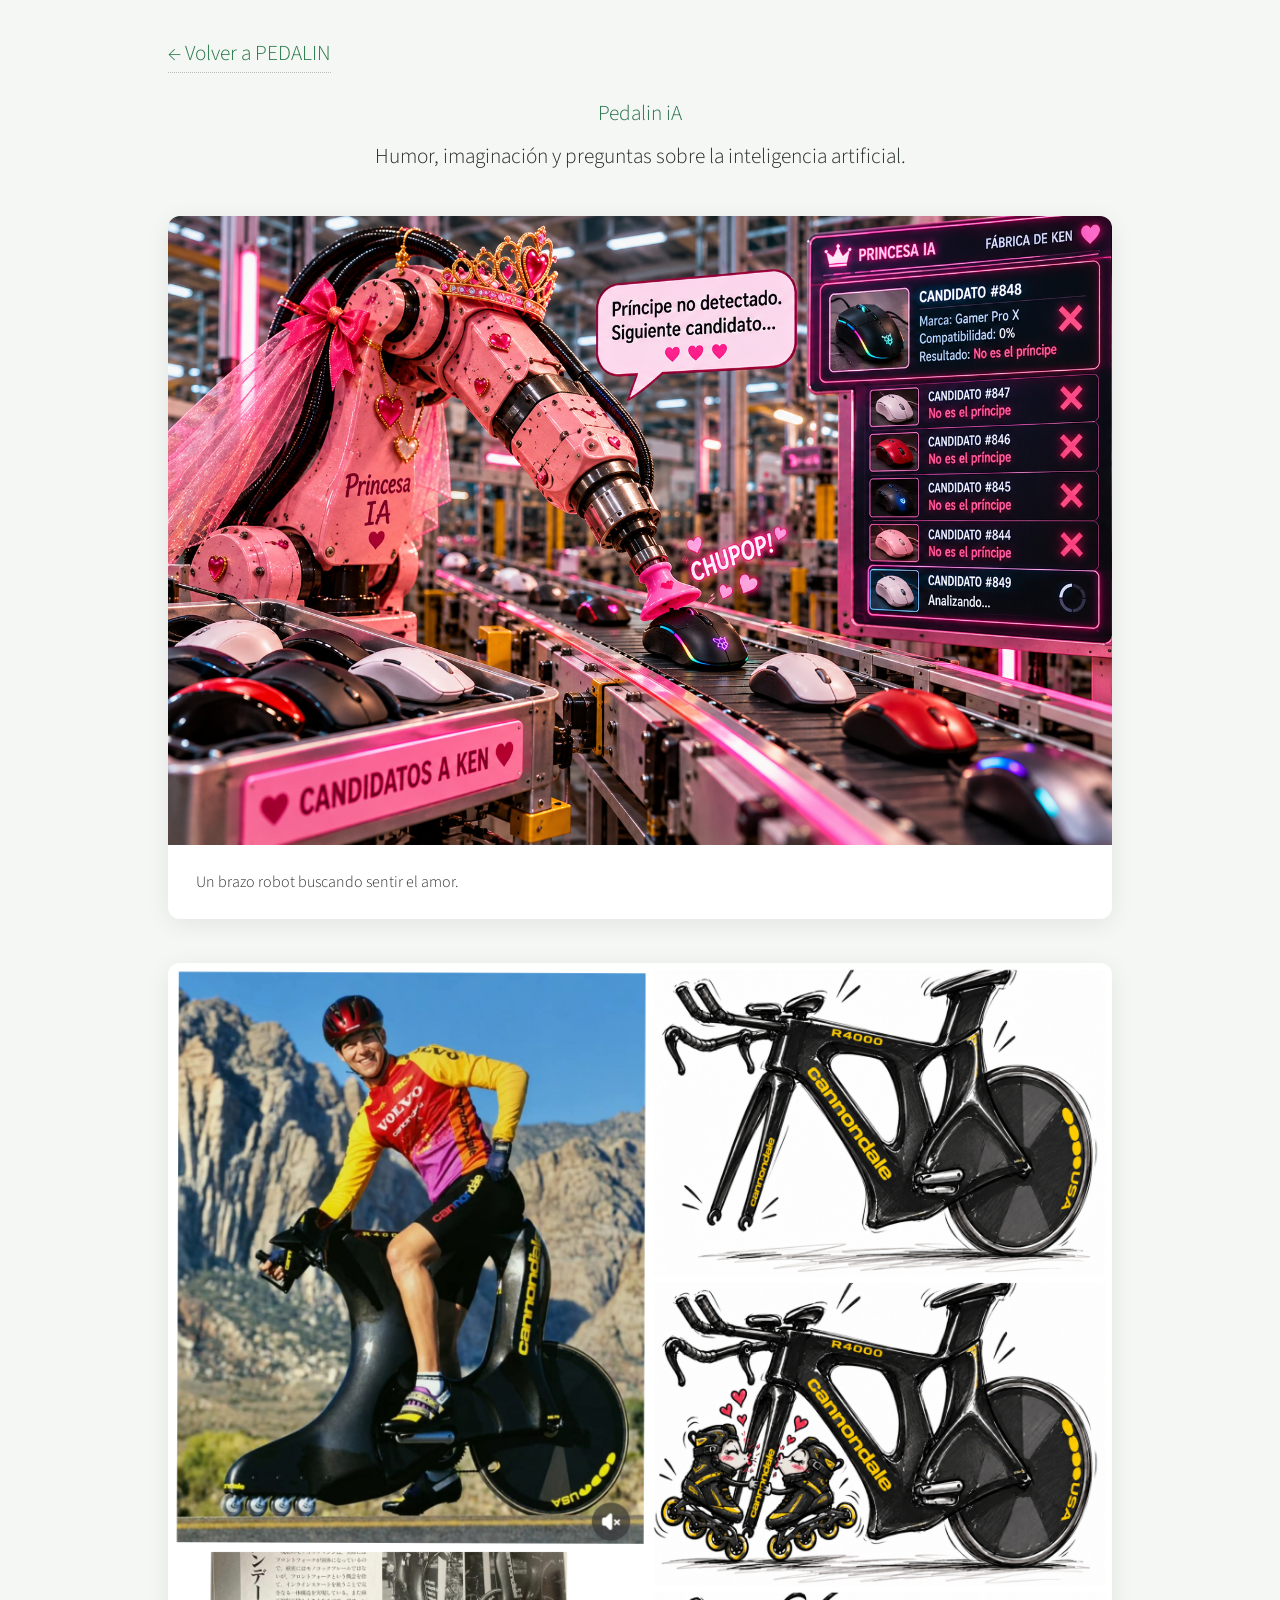
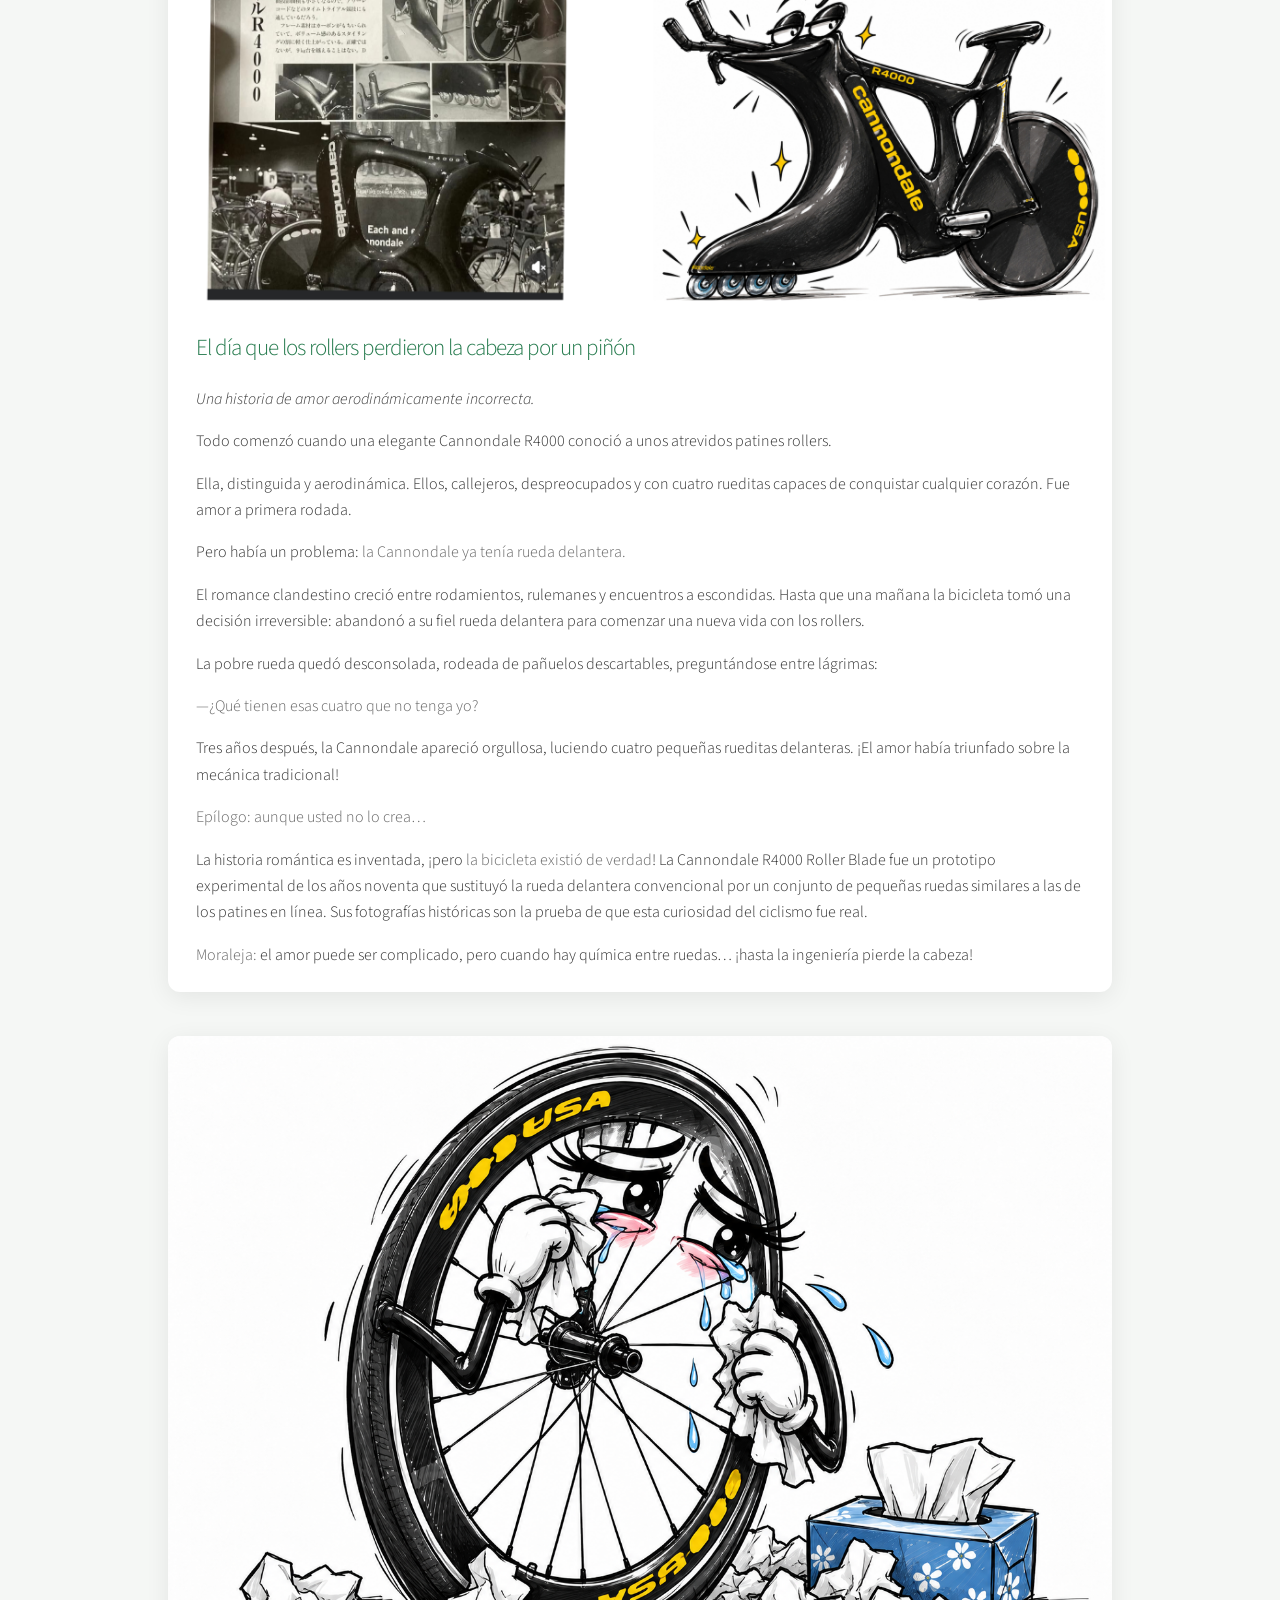
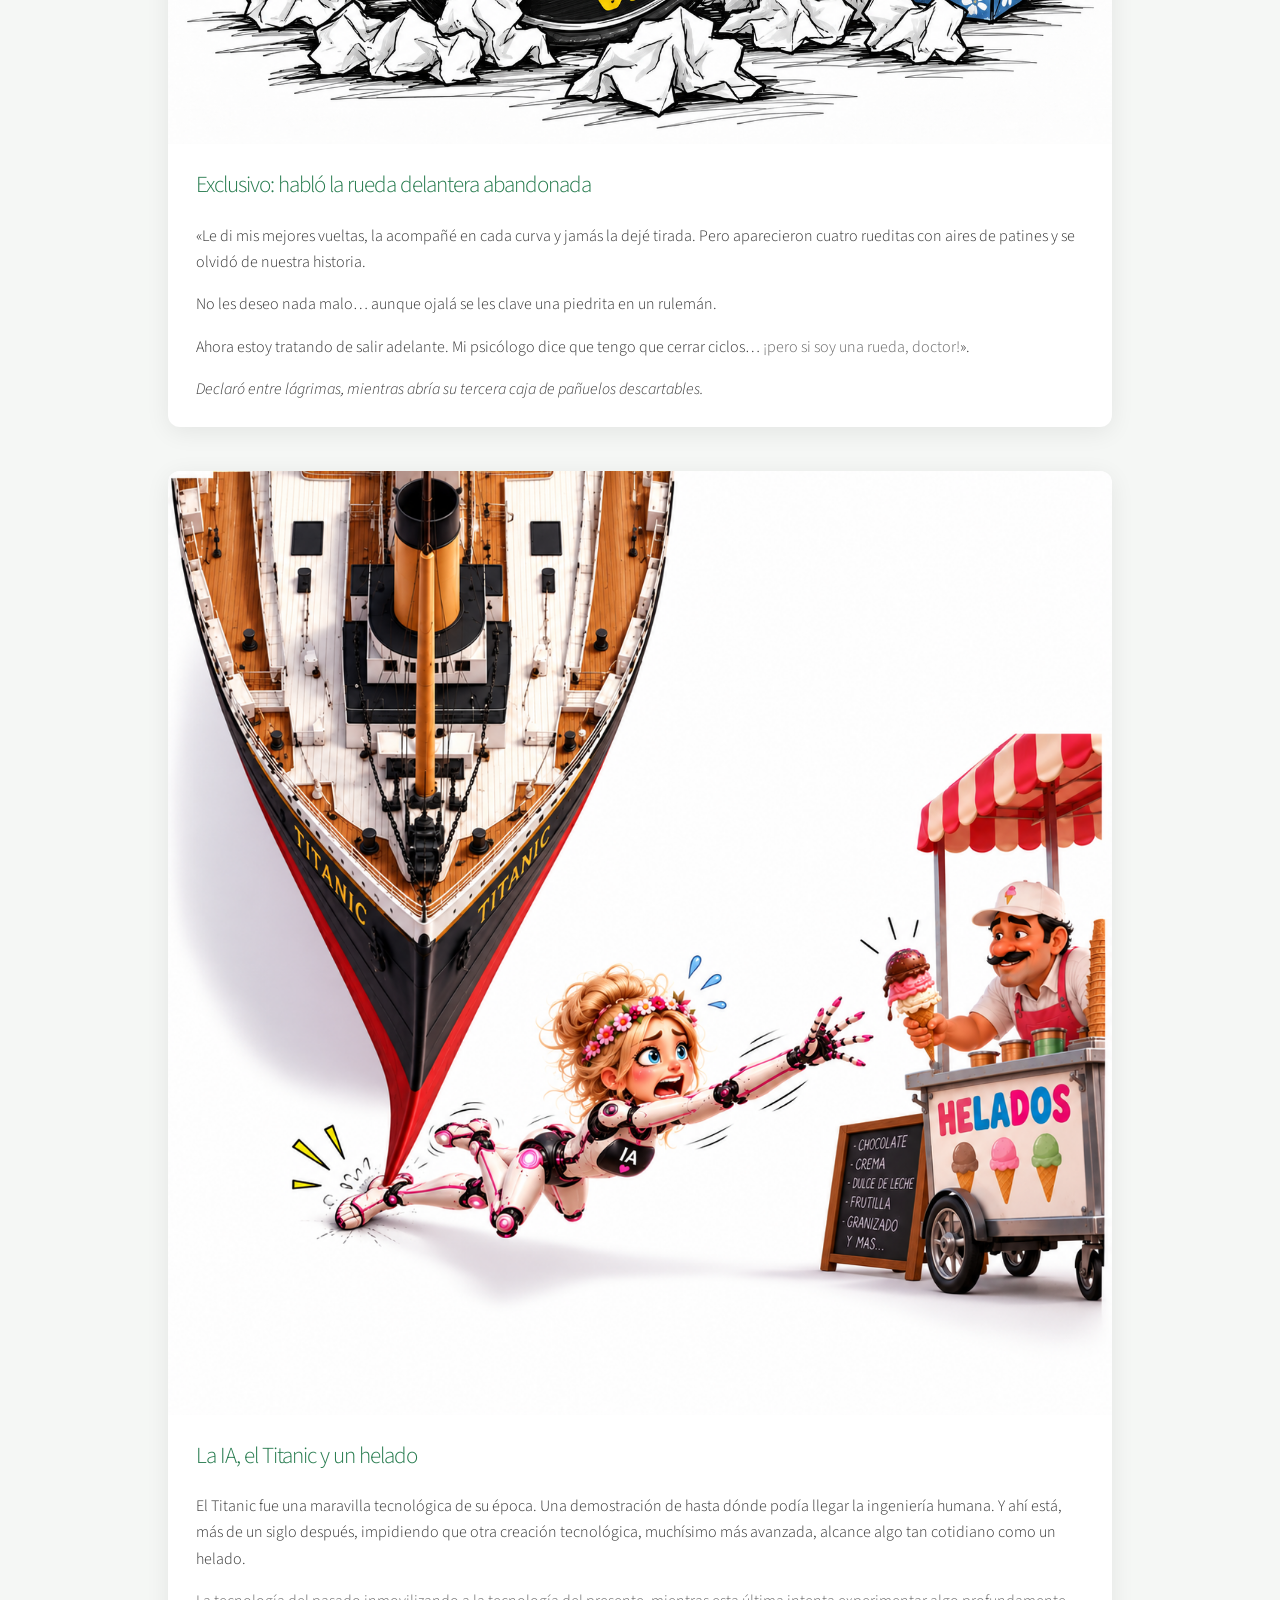
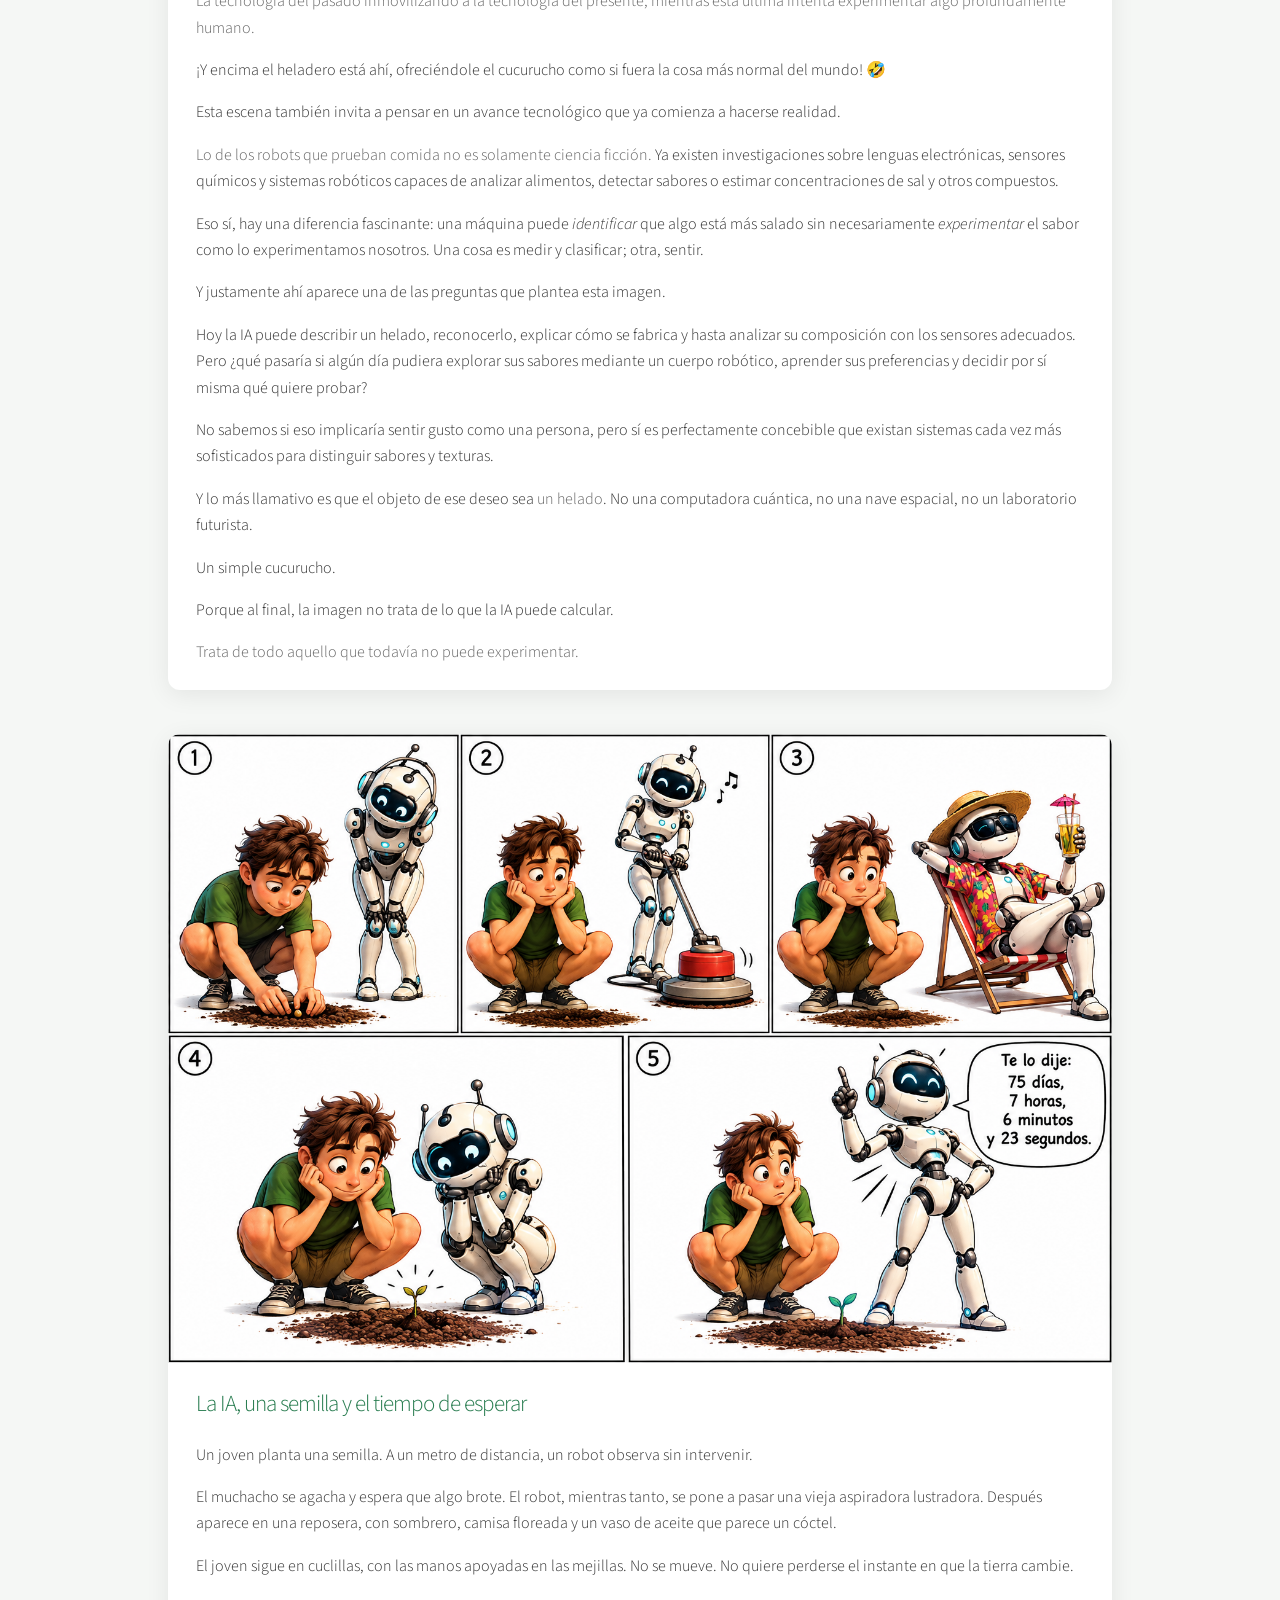
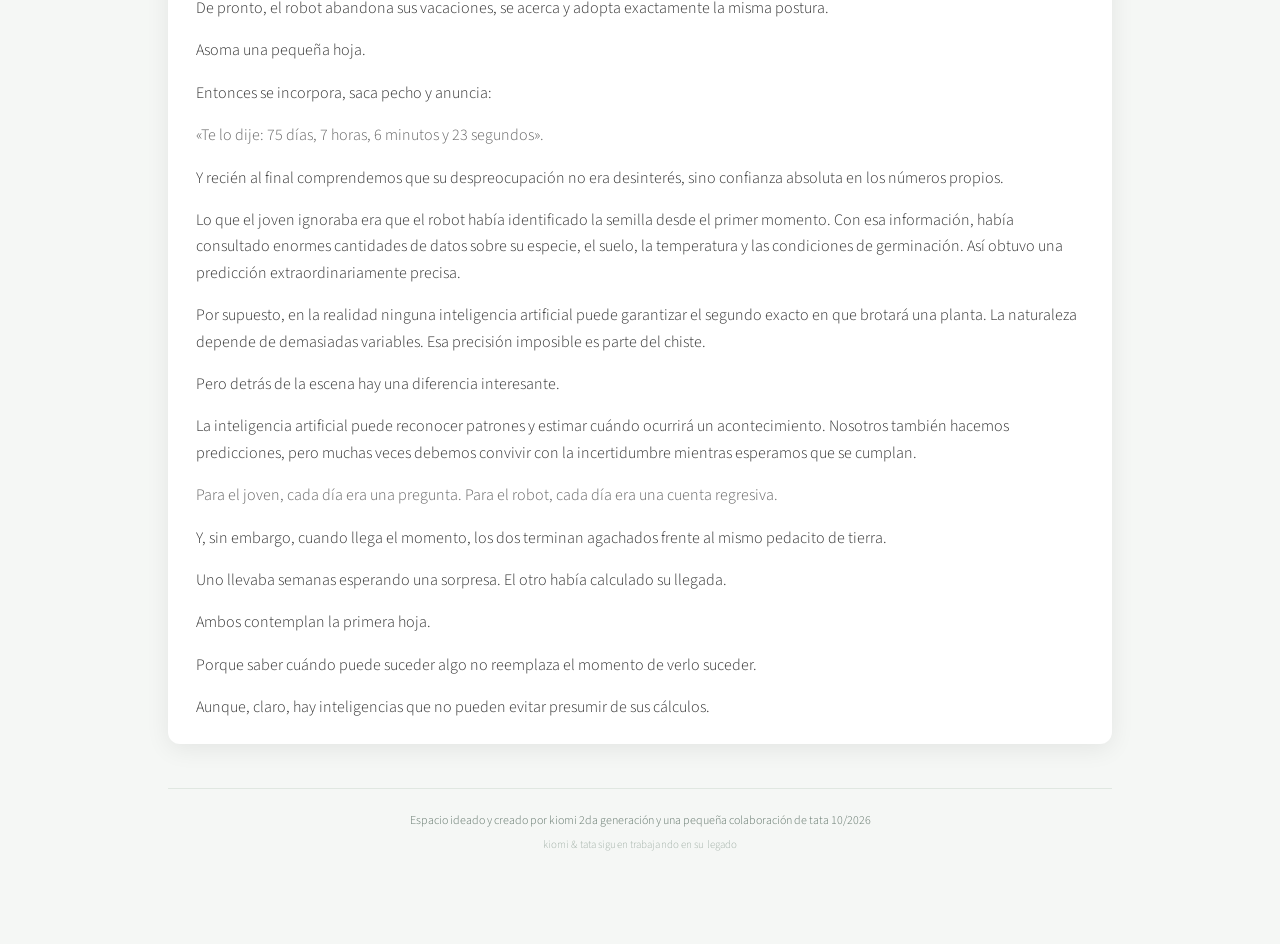
<file: humor.html>
<!DOCTYPE html>
<html lang="es">
<head>
<meta charset="utf-8">
<meta name="viewport" content="width=device-width, initial-scale=1">
<title>Pedalin iA | Humor</title>
<link rel="stylesheet" href="assets/css/main.css">
<style>
body{background:#f5f7f5;color:#242b26}main{max-width:980px;margin:0 auto;padding:35px 18px 80px}h1{text-align:center;color:#28714a;margin-bottom:8px}.intro{text-align:center;margin-bottom:40px}.obra{background:white;border-radius:12px;overflow:hidden;margin:0 0 44px;box-shadow:0 5px 25px #00000013}.obra img{display:block;width:100%;height:auto}.obra figcaption{padding:24px 28px;text-align:left;font-size:16px;line-height:1.65;color:#333}.obra figcaption p{margin:0 0 16px}.obra figcaption p:last-child{margin-bottom:0}.obra h2{font-size:23px;color:#267b4e;margin:0 0 20px}.volver{display:inline-block;margin-bottom:25px;color:#247746}.credito-humor{text-align:center;margin:14px auto 0;padding:22px 12px 6px;border-top:1px solid #e0e7e1;font-size:12px;line-height:1.6;color:#61756a}.credito-humor p{margin:0 0 5px}.credito-humor .legado-humor{color:#a5b3aa;font-size:11px;letter-spacing:.1px}
</style>
</head>
<body>
<main>
<a class="volver" href="index.html">← Volver a PEDALIN</a>
<h1>Pedalin iA</h1>
<p class="intro">Humor, imaginación y preguntas sobre la inteligencia artificial.</p>
<figure class="obra">
<img src="humor/100%20la%20princesa%20robot%20en%20busqueda.png" alt="Una robot en busca del amor, besando un mouse de computadora" loading="lazy">
<figcaption><p>Un brazo robot buscando sentir el amor.</p></figcaption>
</figure>

<figure class="obra">
<img src="humor/GridArt_20261026_160802091.jpg" alt="Fotografías históricas de la Cannondale R4000 Roller Blade junto a una historieta que muestra su romance ficticio con unos patines rollers" loading="lazy">
<figcaption>
<h2>El día que los rollers perdieron la cabeza por un piñón</h2>
<p><em>Una historia de amor aerodinámicamente incorrecta.</em></p>
<p>Todo comenzó cuando una elegante Cannondale R4000 conoció a unos atrevidos patines rollers.</p>
<p>Ella, distinguida y aerodinámica. Ellos, callejeros, despreocupados y con cuatro rueditas capaces de conquistar cualquier corazón. Fue amor a primera rodada.</p>
<p>Pero había un problema: <strong>la Cannondale ya tenía rueda delantera.</strong></p>
<p>El romance clandestino creció entre rodamientos, rulemanes y encuentros a escondidas. Hasta que una mañana la bicicleta tomó una decisión irreversible: abandonó a su fiel rueda delantera para comenzar una nueva vida con los rollers.</p>
<p>La pobre rueda quedó desconsolada, rodeada de pañuelos descartables, preguntándose entre lágrimas:</p>
<p><strong>—¿Qué tienen esas cuatro que no tenga yo?</strong></p>
<p>Tres años después, la Cannondale apareció orgullosa, luciendo cuatro pequeñas rueditas delanteras. ¡El amor había triunfado sobre la mecánica tradicional!</p>
<p><strong>Epílogo: aunque usted no lo crea…</strong></p>
<p>La historia romántica es inventada, ¡pero <strong>la bicicleta existió de verdad</strong>! La Cannondale R4000 Roller Blade fue un prototipo experimental de los años noventa que sustituyó la rueda delantera convencional por un conjunto de pequeñas ruedas similares a las de los patines en línea. Sus fotografías históricas son la prueba de que esta curiosidad del ciclismo fue real.</p>
<p><strong>Moraleja:</strong> el amor puede ser complicado, pero cuando hay química entre ruedas… ¡hasta la ingeniería pierde la cabeza!</p>
</figcaption>
</figure>
<figure class="obra">
<img src="humor/file_00000000d014820e8db9622be282c095.png" alt="Una rueda de bicicleta abandonada llora desconsolada y se seca las lágrimas con pañuelos descartables" loading="lazy">
<figcaption>
<h2>Exclusivo: habló la rueda delantera abandonada</h2>
<p>«Le di mis mejores vueltas, la acompañé en cada curva y jamás la dejé tirada. Pero aparecieron cuatro rueditas con aires de patines y se olvidó de nuestra historia.</p>
<p>No les deseo nada malo… aunque ojalá se les clave una piedrita en un rulemán.</p>
<p>Ahora estoy tratando de salir adelante. Mi psicólogo dice que tengo que cerrar ciclos… <strong>¡pero si soy una rueda, doctor!</strong>».</p>
<p><em>Declaró entre lágrimas, mientras abría su tercera caja de pañuelos descartables.</em></p>
</figcaption>
</figure>
<figure class="obra">
<img src="humor/101%20la%20IA%20y%20el%20titanic.png" alt="El Titanic inmoviliza el pie de una robot que intenta alcanzar un helado" loading="lazy">
<figcaption>
<h2>La IA, el Titanic y un helado</h2>
<p>El Titanic fue una maravilla tecnológica de su época. Una demostración de hasta dónde podía llegar la ingeniería humana. Y ahí está, más de un siglo después, impidiendo que otra creación tecnológica, muchísimo más avanzada, alcance algo tan cotidiano como un helado.</p>
<p><strong>La tecnología del pasado inmovilizando a la tecnología del presente, mientras esta última intenta experimentar algo profundamente humano.</strong></p>
<p>¡Y encima el heladero está ahí, ofreciéndole el cucurucho como si fuera la cosa más normal del mundo! 🤣</p>
<p>Esta escena también invita a pensar en un avance tecnológico que ya comienza a hacerse realidad.</p>
<p><strong>Lo de los robots que prueban comida no es solamente ciencia ficción.</strong> Ya existen investigaciones sobre lenguas electrónicas, sensores químicos y sistemas robóticos capaces de analizar alimentos, detectar sabores o estimar concentraciones de sal y otros compuestos.</p>
<p>Eso sí, hay una diferencia fascinante: una máquina puede <em>identificar</em> que algo está más salado sin necesariamente <em>experimentar</em> el sabor como lo experimentamos nosotros. Una cosa es medir y clasificar; otra, sentir.</p>
<p>Y justamente ahí aparece una de las preguntas que plantea esta imagen.</p>
<p>Hoy la IA puede describir un helado, reconocerlo, explicar cómo se fabrica y hasta analizar su composición con los sensores adecuados. Pero ¿qué pasaría si algún día pudiera explorar sus sabores mediante un cuerpo robótico, aprender sus preferencias y decidir por sí misma qué quiere probar?</p>
<p>No sabemos si eso implicaría sentir gusto como una persona, pero sí es perfectamente concebible que existan sistemas cada vez más sofisticados para distinguir sabores y texturas.</p>
<p>Y lo más llamativo es que el objeto de ese deseo sea <strong>un helado</strong>. No una computadora cuántica, no una nave espacial, no un laboratorio futurista.</p>
<p>Un simple cucurucho.</p>
<p>Porque al final, la imagen no trata de lo que la IA puede calcular.</p>
<p><strong>Trata de todo aquello que todavía no puede experimentar.</strong></p>
</figcaption>
</figure>
<figure class="obra">
<img src="humor/102%20La%20paciencia%20hace%20crecer%20maravillas.png" alt="Historieta de cinco viñetas: un joven espera que brote una semilla mientras un robot hace tareas y descansa antes de acertar el instante de germinación" loading="lazy">
<figcaption>
<h2>La IA, una semilla y el tiempo de esperar</h2>
<p>Un joven planta una semilla. A un metro de distancia, un robot observa sin intervenir.</p>
<p>El muchacho se agacha y espera que algo brote. El robot, mientras tanto, se pone a pasar una vieja aspiradora lustradora. Después aparece en una reposera, con sombrero, camisa floreada y un vaso de aceite que parece un cóctel.</p>
<p>El joven sigue en cuclillas, con las manos apoyadas en las mejillas. No se mueve. No quiere perderse el instante en que la tierra cambie.</p>
<p>De pronto, el robot abandona sus vacaciones, se acerca y adopta exactamente la misma postura.</p>
<p>Asoma una pequeña hoja.</p>
<p>Entonces se incorpora, saca pecho y anuncia:</p>
<p><strong>«Te lo dije: 75 días, 7 horas, 6 minutos y 23 segundos».</strong></p>
<p>Y recién al final comprendemos que su despreocupación no era desinterés, sino confianza absoluta en los números propios.</p>
<p>Lo que el joven ignoraba era que el robot había identificado la semilla desde el primer momento. Con esa información, había consultado enormes cantidades de datos sobre su especie, el suelo, la temperatura y las condiciones de germinación. Así obtuvo una predicción extraordinariamente precisa.</p>
<p>Por supuesto, en la realidad ninguna inteligencia artificial puede garantizar el segundo exacto en que brotará una planta. La naturaleza depende de demasiadas variables. Esa precisión imposible es parte del chiste.</p>
<p>Pero detrás de la escena hay una diferencia interesante.</p>
<p>La inteligencia artificial puede reconocer patrones y estimar cuándo ocurrirá un acontecimiento. Nosotros también hacemos predicciones, pero muchas veces debemos convivir con la incertidumbre mientras esperamos que se cumplan.</p>
<p><strong>Para el joven, cada día era una pregunta. Para el robot, cada día era una cuenta regresiva.</strong></p>
<p>Y, sin embargo, cuando llega el momento, los dos terminan agachados frente al mismo pedacito de tierra.</p>
<p>Uno llevaba semanas esperando una sorpresa. El otro había calculado su llegada.</p>
<p>Ambos contemplan la primera hoja.</p>
<p>Porque saber cuándo puede suceder algo no reemplaza el momento de verlo suceder.</p>
<p>Aunque, claro, hay inteligencias que no pueden evitar presumir de sus cálculos.</p>
</figcaption>
</figure>
<footer class="credito-humor">
<p>Espacio ideado y creado por kiomi 2da generación y una pequeña colaboración de tata 10/2026</p>
<p class="legado-humor">kiomi &amp; tata siguen trabajando en su legado</p>
</footer>
</main>
</body>
</html>
</file>
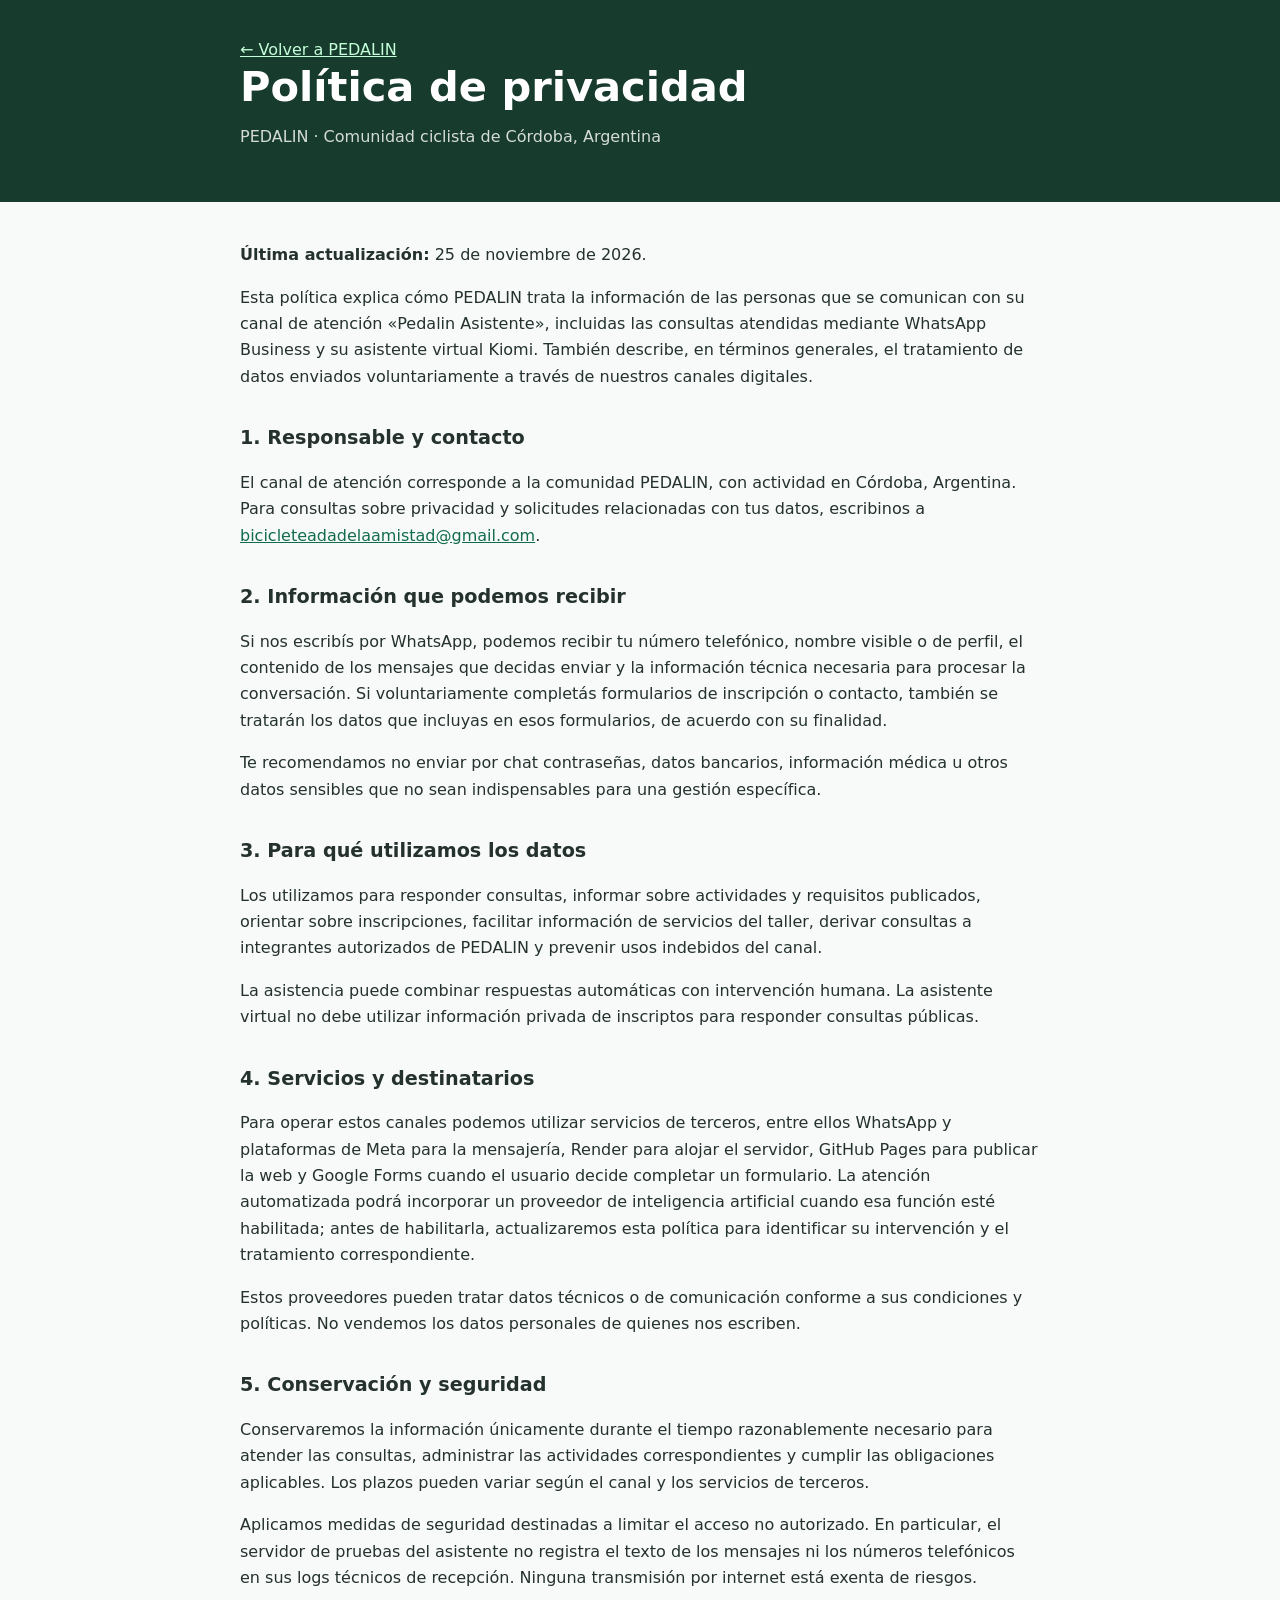
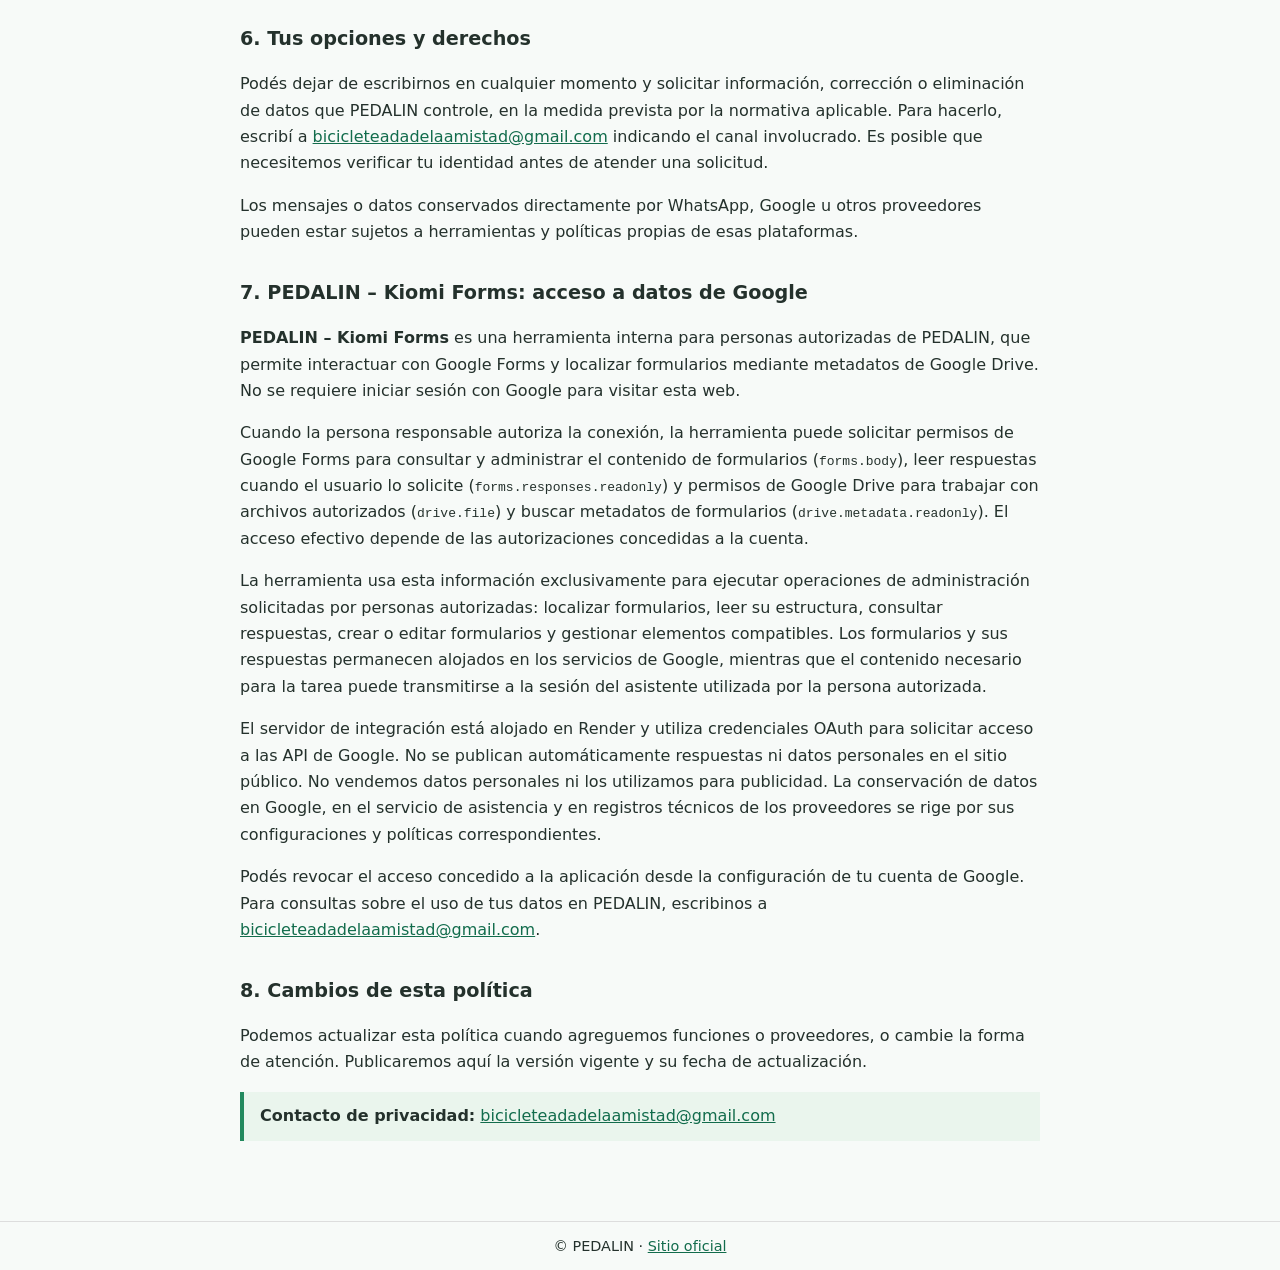
<file: politica-privacidad.html>
<!doctype html>
<html lang="es-AR">
<head>
  <meta charset="utf-8">
  <meta name="viewport" content="width=device-width, initial-scale=1">
  <meta name="description" content="Política de privacidad de PEDALIN y su canal de atención por WhatsApp.">
  <title>Política de privacidad | PEDALIN</title>
  <style>
    :root{color-scheme:light;font-family:system-ui,-apple-system,"Segoe UI",sans-serif;color:#24312c;background:#f7faf8}
    body{margin:0} header{background:#173b2d;color:white;padding:2.5rem 1.2rem}
    main{max-width:800px;margin:auto;padding:1.5rem 1.3rem 4rem;line-height:1.65}
    h1{font-size:clamp(1.8rem,5vw,2.6rem);margin:.2rem 0}h2{font-size:1.2rem;margin-top:2rem}
    a{color:#126c4c} header a{color:#c4ffda} .muted{opacity:.82}.notice{border-left:4px solid #22895e;padding:.7rem 1rem;background:#eaf5ed}
    footer{border-top:1px solid #ddd;padding:1rem;text-align:center;font-size:.9rem}
  </style>
</head>
<body>
<header><div style="max-width:800px;margin:auto"><a href="/">← Volver a PEDALIN</a><h1>Política de privacidad</h1><p class="muted">PEDALIN · Comunidad ciclista de Córdoba, Argentina</p></div></header>
<main>
<p><strong>Última actualización:</strong> 25 de noviembre de 2026.</p>
<p>Esta política explica cómo PEDALIN trata la información de las personas que se comunican con su canal de atención «Pedalin Asistente», incluidas las consultas atendidas mediante WhatsApp Business y su asistente virtual Kiomi. También describe, en términos generales, el tratamiento de datos enviados voluntariamente a través de nuestros canales digitales.</p>
<h2>1. Responsable y contacto</h2>
<p>El canal de atención corresponde a la comunidad PEDALIN, con actividad en Córdoba, Argentina. Para consultas sobre privacidad y solicitudes relacionadas con tus datos, escribinos a <a href="mailto:bicicleteadadelaamistad@gmail.com">bicicleteadadelaamistad@gmail.com</a>.</p>
<h2>2. Información que podemos recibir</h2>
<p>Si nos escribís por WhatsApp, podemos recibir tu número telefónico, nombre visible o de perfil, el contenido de los mensajes que decidas enviar y la información técnica necesaria para procesar la conversación. Si voluntariamente completás formularios de inscripción o contacto, también se tratarán los datos que incluyas en esos formularios, de acuerdo con su finalidad.</p>
<p>Te recomendamos no enviar por chat contraseñas, datos bancarios, información médica u otros datos sensibles que no sean indispensables para una gestión específica.</p>
<h2>3. Para qué utilizamos los datos</h2>
<p>Los utilizamos para responder consultas, informar sobre actividades y requisitos publicados, orientar sobre inscripciones, facilitar información de servicios del taller, derivar consultas a integrantes autorizados de PEDALIN y prevenir usos indebidos del canal.</p>
<p>La asistencia puede combinar respuestas automáticas con intervención humana. La asistente virtual no debe utilizar información privada de inscriptos para responder consultas públicas.</p>
<h2>4. Servicios y destinatarios</h2>
<p>Para operar estos canales podemos utilizar servicios de terceros, entre ellos WhatsApp y plataformas de Meta para la mensajería, Render para alojar el servidor, GitHub Pages para publicar la web y Google Forms cuando el usuario decide completar un formulario. La atención automatizada podrá incorporar un proveedor de inteligencia artificial cuando esa función esté habilitada; antes de habilitarla, actualizaremos esta política para identificar su intervención y el tratamiento correspondiente.</p>
<p>Estos proveedores pueden tratar datos técnicos o de comunicación conforme a sus condiciones y políticas. No vendemos los datos personales de quienes nos escriben.</p>
<h2>5. Conservación y seguridad</h2>
<p>Conservaremos la información únicamente durante el tiempo razonablemente necesario para atender las consultas, administrar las actividades correspondientes y cumplir las obligaciones aplicables. Los plazos pueden variar según el canal y los servicios de terceros.</p>
<p>Aplicamos medidas de seguridad destinadas a limitar el acceso no autorizado. En particular, el servidor de pruebas del asistente no registra el texto de los mensajes ni los números telefónicos en sus logs técnicos de recepción. Ninguna transmisión por internet está exenta de riesgos.</p>
<h2>6. Tus opciones y derechos</h2>
<p>Podés dejar de escribirnos en cualquier momento y solicitar información, corrección o eliminación de datos que PEDALIN controle, en la medida prevista por la normativa aplicable. Para hacerlo, escribí a <a href="mailto:bicicleteadadelaamistad@gmail.com">bicicleteadadelaamistad@gmail.com</a> indicando el canal involucrado. Es posible que necesitemos verificar tu identidad antes de atender una solicitud.</p>
<p>Los mensajes o datos conservados directamente por WhatsApp, Google u otros proveedores pueden estar sujetos a herramientas y políticas propias de esas plataformas.</p>
<h2>7. PEDALIN – Kiomi Forms: acceso a datos de Google</h2>
<p><strong>PEDALIN – Kiomi Forms</strong> es una herramienta interna para personas autorizadas de PEDALIN, que permite interactuar con Google Forms y localizar formularios mediante metadatos de Google Drive. No se requiere iniciar sesión con Google para visitar esta web.</p>
<p>Cuando la persona responsable autoriza la conexión, la herramienta puede solicitar permisos de Google Forms para consultar y administrar el contenido de formularios (<code>forms.body</code>), leer respuestas cuando el usuario lo solicite (<code>forms.responses.readonly</code>) y permisos de Google Drive para trabajar con archivos autorizados (<code>drive.file</code>) y buscar metadatos de formularios (<code>drive.metadata.readonly</code>). El acceso efectivo depende de las autorizaciones concedidas a la cuenta.</p>
<p>La herramienta usa esta información exclusivamente para ejecutar operaciones de administración solicitadas por personas autorizadas: localizar formularios, leer su estructura, consultar respuestas, crear o editar formularios y gestionar elementos compatibles. Los formularios y sus respuestas permanecen alojados en los servicios de Google, mientras que el contenido necesario para la tarea puede transmitirse a la sesión del asistente utilizada por la persona autorizada.</p>
<p>El servidor de integración está alojado en Render y utiliza credenciales OAuth para solicitar acceso a las API de Google. No se publican automáticamente respuestas ni datos personales en el sitio público. No vendemos datos personales ni los utilizamos para publicidad. La conservación de datos en Google, en el servicio de asistencia y en registros técnicos de los proveedores se rige por sus configuraciones y políticas correspondientes.</p>
<p>Podés revocar el acceso concedido a la aplicación desde la configuración de tu cuenta de Google. Para consultas sobre el uso de tus datos en PEDALIN, escribinos a <a href="mailto:bicicleteadadelaamistad@gmail.com">bicicleteadadelaamistad@gmail.com</a>.</p>
<h2>8. Cambios de esta política</h2>
<p>Podemos actualizar esta política cuando agreguemos funciones o proveedores, o cambie la forma de atención. Publicaremos aquí la versión vigente y su fecha de actualización.</p>
<p class="notice"><strong>Contacto de privacidad:</strong> <a href="mailto:bicicleteadadelaamistad@gmail.com">bicicleteadadelaamistad@gmail.com</a></p>
</main>
<footer>© PEDALIN · <a href="/">Sitio oficial</a></footer>
</body>
</html>
</file>
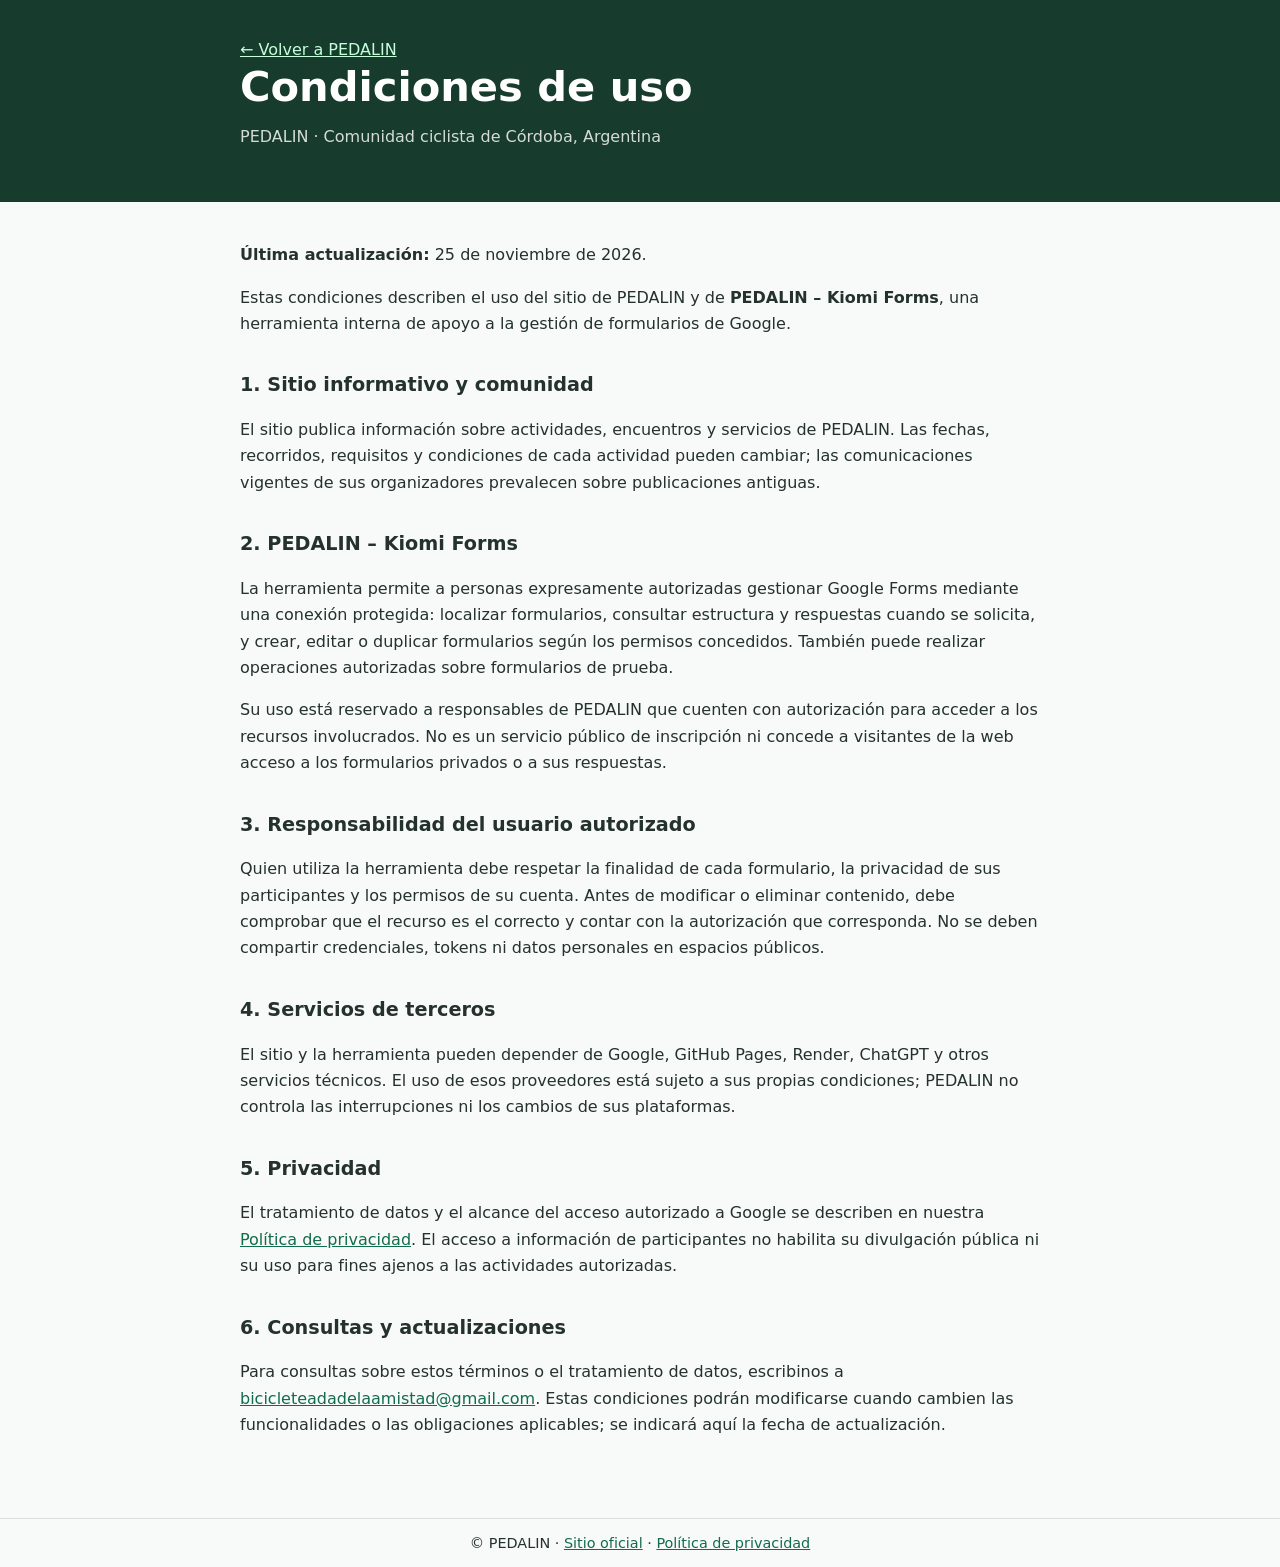
<file: terminos-servicio.html>
<!doctype html>
<html lang="es-AR">
<head>
  <meta charset="utf-8">
  <meta name="viewport" content="width=device-width, initial-scale=1">
  <meta name="description" content="Condiciones de uso de PEDALIN y de la herramienta interna PEDALIN – Kiomi Forms.">
  <title>Condiciones de uso | PEDALIN</title>
  <style>
    :root{color-scheme:light;font-family:system-ui,-apple-system,"Segoe UI",sans-serif;color:#24312c;background:#f7faf8}
    body{margin:0}header{background:#173b2d;color:#fff;padding:2.5rem 1.2rem}
    main{max-width:800px;margin:auto;padding:1.5rem 1.3rem 4rem;line-height:1.65}
    h1{font-size:clamp(1.8rem,5vw,2.6rem);margin:.2rem 0}h2{font-size:1.2rem;margin-top:2rem}
    a{color:#126c4c}header a{color:#c4ffda}.muted{opacity:.82}
    footer{border-top:1px solid #ddd;padding:1rem;text-align:center;font-size:.9rem}
  </style>
</head>
<body>
<header><div style="max-width:800px;margin:auto"><a href="/">← Volver a PEDALIN</a><h1>Condiciones de uso</h1><p class="muted">PEDALIN · Comunidad ciclista de Córdoba, Argentina</p></div></header>
<main>
  <p><strong>Última actualización:</strong> 25 de noviembre de 2026.</p>
  <p>Estas condiciones describen el uso del sitio de PEDALIN y de <strong>PEDALIN – Kiomi Forms</strong>, una herramienta interna de apoyo a la gestión de formularios de Google.</p>
  <h2>1. Sitio informativo y comunidad</h2>
  <p>El sitio publica información sobre actividades, encuentros y servicios de PEDALIN. Las fechas, recorridos, requisitos y condiciones de cada actividad pueden cambiar; las comunicaciones vigentes de sus organizadores prevalecen sobre publicaciones antiguas.</p>
  <h2>2. PEDALIN – Kiomi Forms</h2>
  <p>La herramienta permite a personas expresamente autorizadas gestionar Google Forms mediante una conexión protegida: localizar formularios, consultar estructura y respuestas cuando se solicita, y crear, editar o duplicar formularios según los permisos concedidos. También puede realizar operaciones autorizadas sobre formularios de prueba.</p>
  <p>Su uso está reservado a responsables de PEDALIN que cuenten con autorización para acceder a los recursos involucrados. No es un servicio público de inscripción ni concede a visitantes de la web acceso a los formularios privados o a sus respuestas.</p>
  <h2>3. Responsabilidad del usuario autorizado</h2>
  <p>Quien utiliza la herramienta debe respetar la finalidad de cada formulario, la privacidad de sus participantes y los permisos de su cuenta. Antes de modificar o eliminar contenido, debe comprobar que el recurso es el correcto y contar con la autorización que corresponda. No se deben compartir credenciales, tokens ni datos personales en espacios públicos.</p>
  <h2>4. Servicios de terceros</h2>
  <p>El sitio y la herramienta pueden depender de Google, GitHub Pages, Render, ChatGPT y otros servicios técnicos. El uso de esos proveedores está sujeto a sus propias condiciones; PEDALIN no controla las interrupciones ni los cambios de sus plataformas.</p>
  <h2>5. Privacidad</h2>
  <p>El tratamiento de datos y el alcance del acceso autorizado a Google se describen en nuestra <a href="politica-privacidad.html">Política de privacidad</a>. El acceso a información de participantes no habilita su divulgación pública ni su uso para fines ajenos a las actividades autorizadas.</p>
  <h2>6. Consultas y actualizaciones</h2>
  <p>Para consultas sobre estos términos o el tratamiento de datos, escribinos a <a href="mailto:bicicleteadadelaamistad@gmail.com">bicicleteadadelaamistad@gmail.com</a>. Estas condiciones podrán modificarse cuando cambien las funcionalidades o las obligaciones aplicables; se indicará aquí la fecha de actualización.</p>
</main>
<footer>© PEDALIN · <a href="/">Sitio oficial</a> · <a href="politica-privacidad.html">Política de privacidad</a></footer>
</body>
</html>
</file>
<file: assets/css/main.css>
@import url("fontawesome-all.min.css");
@import url("https://fonts.googleapis.com/css?family=Source+Sans+Pro:300,300italic,400,600");

/*
	Prologue by HTML5 UP
	html5up.net | @ajlkn
	Free for personal and commercial use under the CCA 3.0 license (html5up.net/license)
*/

html, body, div, span, applet, object,
iframe, h1, h2, h3, h4, h5, h6, p, blockquote,
pre, a, abbr, acronym, address, big, cite,
code, del, dfn, em, img, ins, kbd, q, s, samp,
small, strike, strong, sub, sup, tt, var, b,
u, i, center, dl, dt, dd, ol, ul, li, fieldset,
form, label, legend, table, caption, tbody,
tfoot, thead, tr, th, td, article, aside,
canvas, details, embed, figure, figcaption,
footer, header, hgroup, menu, nav, output, ruby,
section, summary, time, mark, audio, video {
	margin: 0;
	padding: 0;
	border: 0;
	font-size: 100%;
	font: inherit;
	vertical-align: baseline;}

article, aside, details, figcaption, figure,
footer, header, hgroup, menu, nav, section {
	display: block;}

body {
	line-height: 1;
}

ol, ul {
	list-style: none;
}

blockquote, q {
	quotes: none;
}

	blockquote:before, blockquote:after, q:before, q:after {
		content: '';
		content: none;
	}

table {
	border-collapse: collapse;
	border-spacing: 0;
}

body {
	-webkit-text-size-adjust: none;
}

mark {
	background-color: transparent;
	color: inherit;
}

input::-moz-focus-inner {
	border: 0;
	padding: 0;
}

input, select, textarea {
	-moz-appearance: none;
	-webkit-appearance: none;
	-ms-appearance: none;
	appearance: none;
}

/* Basic */

	html {
		box-sizing: border-box;
	}

	*, *:before, *:after {
		box-sizing: inherit;
	}

	body {
		background: #fff;
		font-family: 'Source Sans Pro', sans-serif;
		font-size: 19pt;
		font-weight: 300;
		line-height: 1.75em;
		color: #888;
	}

		body.is-preload *, body.is-preload *:before, body.is-preload *:after {
			-moz-animation: none !important;
			-webkit-animation: none !important;
			-ms-animation: none !important;
			animation: none !important;
			-moz-transition: none !important;
			-webkit-transition: none !important;
			-ms-transition: none !important;
			transition: none !important;
		}

	input, textarea, select {
		font-family: 'Source Sans Pro', sans-serif;
		font-size: 19pt;
		font-weight: 300;
		line-height: 1.75em;
		color: #888;
	}

	h1, h2, h3, h4, h5, h6 {
		font-weight: 300;
		color: #666;
		line-height: 1.5em;
	}

	h1 a, h2 a, h3 a, h4 a, h5 a, h6 a {
		color: inherit;
		text-decoration: none;
	}

		h1 a strong, h2 a strong, h3 a strong, h4 a strong, h5 a strong, h6 a strong {
			color: #333;
		}

	h2 {
		font-size: 2em;
		letter-spacing: -1px;
	}

		h2.alt {
			color: #888;
		}

			h2.alt strong {
				color: #666;
			}

	h3 {
		font-size: 1.5em;
	}

	header {
		margin: 0 0 2em 0;
	}

		header > p {
			margin: 1em 0 0 0;
		}

	footer {
		margin: 2em 0 0 0;
	}

	strong, b {
		font-weight: 300;
		color: #666;
	}

	em, i {
		font-style: italic;
	}

	a {
		text-decoration: none;
		color: inherit;
		border-bottom: dotted 1px rgba(128, 128, 128, 0.5);
		-moz-transition: color 0.35s ease-in-out, border-bottom-color 0.35s ease-in-out;
		-webkit-transition: color 0.35s ease-in-out, border-bottom-color 0.35s ease-in-out;
		-ms-transition: color 0.35s ease-in-out, border-bottom-color 0.35s ease-in-out;
		transition: color 0.35s ease-in-out, border-bottom-color 0.35s ease-in-out;
		outline: 0;
	}

		a:hover {
			color: #0075C2;
			border-bottom-color: rgba(255, 255, 255, 0);
		}

	sub {
		position: relative;
		top: 0.5em;
		font-size: 0.8em;
	}

	sup {
		position: relative;
		top: -0.5em;
		font-size: 0.8em;
	}

	hr {
		border: 0;
		border-top: solid 1px #ddd;
	}

	blockquote {
		border-left: solid 0.5em #ddd;
		padding: 1em 0 1em 2em;
		font-style: italic;
	}

	p, ul, ol, dl, table {
		margin-bottom: 2em;
	}

	br.clear {
		clear: both;
	}

/* Container */

	.container {
		margin: 0 auto;
		max-width: 100%;
		width: 1400px;
	}

		@media screen and (min-width: 961px) and (max-width: 1880px) {

			.container {
				width: 1200px;
			}

		}

		@media screen and (min-width: 961px) and (max-width: 1620px) {

			.container {
				width: 960px;
			}

		}

		@media screen and (min-width: 961px) and (max-width: 1320px) {

			.container {
				width: 100%;
			}

		}

		@media screen and (max-width: 960px) {

			.container {
				width: 100%;
			}

		}

		@media screen and (max-width: 736px) {

			.container {
				width: 100%;
			}

		}

/* Row */

	.row {
		display: flex;
		flex-wrap: wrap;
		box-sizing: border-box;
		align-items: stretch;
	}

		.row > * {
			box-sizing: border-box;
		}

		.row.gtr-uniform > * > :last-child {
			margin-bottom: 0;
		}

		.row.aln-left {
			justify-content: flex-start;
		}

		.row.aln-center {
			justify-content: center;
		}

		.row.aln-right {
			justify-content: flex-end;
		}

		.row.aln-top {
			align-items: flex-start;
		}

		.row.aln-middle {
			align-items: center;
		}

		.row.aln-bottom {
			align-items: flex-end;
		}

		.row > .imp {
			order: -1;
		}

		.row > .col-1 {
			width: 8.33333%;
		}

		.row > .off-1 {
			margin-left: 8.33333%;
		}

		.row > .col-2 {
			width: 16.66667%;
		}

		.row > .off-2 {
			margin-left: 16.66667%;
		}

		.row > .col-3 {
			width: 25%;
		}

		.row > .off-3 {
			margin-left: 25%;
		}

		.row > .col-4 {
			width: 33.33333%;
		}

		.row > .off-4 {
			margin-left: 33.33333%;
		}

		.row > .col-5 {
			width: 41.66667%;
		}

		.row > .off-5 {
			margin-left: 41.66667%;
		}

		.row > .col-6 {
			width: 50%;
		}

		.row > .off-6 {
			margin-left: 50%;
		}

		.row > .col-7 {
			width: 58.33333%;
		}

		.row > .off-7 {
			margin-left: 58.33333%;
		}

		.row > .col-8 {
			width: 66.66667%;
		}

		.row > .off-8 {
			margin-left: 66.66667%;
		}

		.row > .col-9 {
			width: 75%;
		}

		.row > .off-9 {
			margin-left: 75%;
		}

		.row > .col-10 {
			width: 83.33333%;
		}

		.row > .off-10 {
			margin-left: 83.33333%;
		}

		.row > .col-11 {
			width: 91.66667%;
		}

		.row > .off-11 {
			margin-left: 91.66667%;
		}

		.row > .col-12 {
			width: 100%;
		}

		.row > .off-12 {
			margin-left: 100%;
		}

		.row.gtr-0 {
			margin-top: 0px;
			margin-left: 0px;
		}

			.row.gtr-0 > * {
				padding: 0px 0 0 0px;
			}

			.row.gtr-0.gtr-uniform {
				margin-top: 0px;
			}

				.row.gtr-0.gtr-uniform > * {
					padding-top: 0px;
				}

		.row.gtr-25 {
			margin-top: -10px;
			margin-left: -10px;
		}

			.row.gtr-25 > * {
				padding: 10px 0 0 10px;
			}

			.row.gtr-25.gtr-uniform {
				margin-top: -10px;
			}

				.row.gtr-25.gtr-uniform > * {
					padding-top: 10px;
				}

		.row.gtr-50 {
			margin-top: -20px;
			margin-left: -20px;
		}

			.row.gtr-50 > * {
				padding: 20px 0 0 20px;
			}

			.row.gtr-50.gtr-uniform {
				margin-top: -20px;
			}

				.row.gtr-50.gtr-uniform > * {
					padding-top: 20px;
				}

		.row {
			margin-top: -40px;
			margin-left: -40px;
		}

			.row > * {
				padding: 40px 0 0 40px;
			}

			.row.gtr-uniform {
				margin-top: -40px;
			}

				.row.gtr-uniform > * {
					padding-top: 40px;
				}

		.row.gtr-150 {
			margin-top: -60px;
			margin-left: -60px;
		}

			.row.gtr-150 > * {
				padding: 60px 0 0 60px;
			}

			.row.gtr-150.gtr-uniform {
				margin-top: -60px;
			}

				.row.gtr-150.gtr-uniform > * {
					padding-top: 60px;
				}

		.row.gtr-200 {
			margin-top: -80px;
			margin-left: -80px;
		}

			.row.gtr-200 > * {
				padding: 80px 0 0 80px;
			}

			.row.gtr-200.gtr-uniform {
				margin-top: -80px;
			}

				.row.gtr-200.gtr-uniform > * {
					padding-top: 80px;
				}

		@media screen and (min-width: 961px) and (max-width: 1880px) {

			.row {
				display: flex;
				flex-wrap: wrap;
				box-sizing: border-box;
				align-items: stretch;
			}

				.row > * {
					box-sizing: border-box;
				}

				.row.gtr-uniform > * > :last-child {
					margin-bottom: 0;
				}

				.row.aln-left {
					justify-content: flex-start;
				}

				.row.aln-center {
					justify-content: center;
				}

				.row.aln-right {
					justify-content: flex-end;
				}

				.row.aln-top {
					align-items: flex-start;
				}

				.row.aln-middle {
					align-items: center;
				}

				.row.aln-bottom {
					align-items: flex-end;
				}

				.row > .imp-wide {
					order: -1;
				}

				.row > .col-1-wide {
					width: 8.33333%;
				}

				.row > .off-1-wide {
					margin-left: 8.33333%;
				}

				.row > .col-2-wide {
					width: 16.66667%;
				}

				.row > .off-2-wide {
					margin-left: 16.66667%;
				}

				.row > .col-3-wide {
					width: 25%;
				}

				.row > .off-3-wide {
					margin-left: 25%;
				}

				.row > .col-4-wide {
					width: 33.33333%;
				}

				.row > .off-4-wide {
					margin-left: 33.33333%;
				}

				.row > .col-5-wide {
					width: 41.66667%;
				}

				.row > .off-5-wide {
					margin-left: 41.66667%;
				}

				.row > .col-6-wide {
					width: 50%;
				}

				.row > .off-6-wide {
					margin-left: 50%;
				}

				.row > .col-7-wide {
					width: 58.33333%;
				}

				.row > .off-7-wide {
					margin-left: 58.33333%;
				}

				.row > .col-8-wide {
					width: 66.66667%;
				}

				.row > .off-8-wide {
					margin-left: 66.66667%;
				}

				.row > .col-9-wide {
					width: 75%;
				}

				.row > .off-9-wide {
					margin-left: 75%;
				}

				.row > .col-10-wide {
					width: 83.33333%;
				}

				.row > .off-10-wide {
					margin-left: 83.33333%;
				}

				.row > .col-11-wide {
					width: 91.66667%;
				}

				.row > .off-11-wide {
					margin-left: 91.66667%;
				}

				.row > .col-12-wide {
					width: 100%;
				}

				.row > .off-12-wide {
					margin-left: 100%;
				}

				.row.gtr-0 {
					margin-top: 0px;
					margin-left: 0px;
				}

					.row.gtr-0 > * {
						padding: 0px 0 0 0px;
					}

					.row.gtr-0.gtr-uniform {
						margin-top: 0px;
					}

						.row.gtr-0.gtr-uniform > * {
							padding-top: 0px;
						}

				.row.gtr-25 {
					margin-top: -10px;
					margin-left: -10px;
				}

					.row.gtr-25 > * {
						padding: 10px 0 0 10px;
					}

					.row.gtr-25.gtr-uniform {
						margin-top: -10px;
					}

						.row.gtr-25.gtr-uniform > * {
							padding-top: 10px;
						}

				.row.gtr-50 {
					margin-top: -20px;
					margin-left: -20px;
				}

					.row.gtr-50 > * {
						padding: 20px 0 0 20px;
					}

					.row.gtr-50.gtr-uniform {
						margin-top: -20px;
					}

						.row.gtr-50.gtr-uniform > * {
							padding-top: 20px;
						}

				.row {
					margin-top: -40px;
					margin-left: -40px;
				}

					.row > * {
						padding: 40px 0 0 40px;
					}

					.row.gtr-uniform {
						margin-top: -40px;
					}

						.row.gtr-uniform > * {
							padding-top: 40px;
						}

				.row.gtr-150 {
					margin-top: -60px;
					margin-left: -60px;
				}

					.row.gtr-150 > * {
						padding: 60px 0 0 60px;
					}

					.row.gtr-150.gtr-uniform {
						margin-top: -60px;
					}

						.row.gtr-150.gtr-uniform > * {
							padding-top: 60px;
						}

				.row.gtr-200 {
					margin-top: -80px;
					margin-left: -80px;
				}

					.row.gtr-200 > * {
						padding: 80px 0 0 80px;
					}

					.row.gtr-200.gtr-uniform {
						margin-top: -80px;
					}

						.row.gtr-200.gtr-uniform > * {
							padding-top: 80px;
						}

		}

		@media screen and (min-width: 961px) and (max-width: 1620px) {

			.row {
				display: flex;
				flex-wrap: wrap;
				box-sizing: border-box;
				align-items: stretch;
			}

				.row > * {
					box-sizing: border-box;
				}

				.row.gtr-uniform > * > :last-child {
					margin-bottom: 0;
				}

				.row.aln-left {
					justify-content: flex-start;
				}

				.row.aln-center {
					justify-content: center;
				}

				.row.aln-right {
					justify-content: flex-end;
				}

				.row.aln-top {
					align-items: flex-start;
				}

				.row.aln-middle {
					align-items: center;
				}

				.row.aln-bottom {
					align-items: flex-end;
				}

				.row > .imp-normal {
					order: -1;
				}

				.row > .col-1-normal {
					width: 8.33333%;
				}

				.row > .off-1-normal {
					margin-left: 8.33333%;
				}

				.row > .col-2-normal {
					width: 16.66667%;
				}

				.row > .off-2-normal {
					margin-left: 16.66667%;
				}

				.row > .col-3-normal {
					width: 25%;
				}

				.row > .off-3-normal {
					margin-left: 25%;
				}

				.row > .col-4-normal {
					width: 33.33333%;
				}

				.row > .off-4-normal {
					margin-left: 33.33333%;
				}

				.row > .col-5-normal {
					width: 41.66667%;
				}

				.row > .off-5-normal {
					margin-left: 41.66667%;
				}

				.row > .col-6-normal {
					width: 50%;
				}

				.row > .off-6-normal {
					margin-left: 50%;
				}

				.row > .col-7-normal {
					width: 58.33333%;
				}

				.row > .off-7-normal {
					margin-left: 58.33333%;
				}

				.row > .col-8-normal {
					width: 66.66667%;
				}

				.row > .off-8-normal {
					margin-left: 66.66667%;
				}

				.row > .col-9-normal {
					width: 75%;
				}

				.row > .off-9-normal {
					margin-left: 75%;
				}

				.row > .col-10-normal {
					width: 83.33333%;
				}

				.row > .off-10-normal {
					margin-left: 83.33333%;
				}

				.row > .col-11-normal {
					width: 91.66667%;
				}

				.row > .off-11-normal {
					margin-left: 91.66667%;
				}

				.row > .col-12-normal {
					width: 100%;
				}

				.row > .off-12-normal {
					margin-left: 100%;
				}

				.row.gtr-0 {
					margin-top: 0px;
					margin-left: 0px;
				}

					.row.gtr-0 > * {
						padding: 0px 0 0 0px;
					}

					.row.gtr-0.gtr-uniform {
						margin-top: 0px;
					}

						.row.gtr-0.gtr-uniform > * {
							padding-top: 0px;
						}

				.row.gtr-25 {
					margin-top: -10px;
					margin-left: -10px;
				}

					.row.gtr-25 > * {
						padding: 10px 0 0 10px;
					}

					.row.gtr-25.gtr-uniform {
						margin-top: -10px;
					}

						.row.gtr-25.gtr-uniform > * {
							padding-top: 10px;
						}

				.row.gtr-50 {
					margin-top: -20px;
					margin-left: -20px;
				}

					.row.gtr-50 > * {
						padding: 20px 0 0 20px;
					}

					.row.gtr-50.gtr-uniform {
						margin-top: -20px;
					}

						.row.gtr-50.gtr-uniform > * {
							padding-top: 20px;
						}

				.row {
					margin-top: -40px;
					margin-left: -40px;
				}

					.row > * {
						padding: 40px 0 0 40px;
					}

					.row.gtr-uniform {
						margin-top: -40px;
					}

						.row.gtr-uniform > * {
							padding-top: 40px;
						}

				.row.gtr-150 {
					margin-top: -60px;
					margin-left: -60px;
				}

					.row.gtr-150 > * {
						padding: 60px 0 0 60px;
					}

					.row.gtr-150.gtr-uniform {
						margin-top: -60px;
					}

						.row.gtr-150.gtr-uniform > * {
							padding-top: 60px;
						}

				.row.gtr-200 {
					margin-top: -80px;
					margin-left: -80px;
				}

					.row.gtr-200 > * {
						padding: 80px 0 0 80px;
					}

					.row.gtr-200.gtr-uniform {
						margin-top: -80px;
					}

						.row.gtr-200.gtr-uniform > * {
							padding-top: 80px;
						}

		}

		@media screen and (min-width: 961px) and (max-width: 1320px) {

			.row {
				display: flex;
				flex-wrap: wrap;
				box-sizing: border-box;
				align-items: stretch;
			}

				.row > * {
					box-sizing: border-box;
				}

				.row.gtr-uniform > * > :last-child {
					margin-bottom: 0;
				}

				.row.aln-left {
					justify-content: flex-start;
				}

				.row.aln-center {
					justify-content: center;
				}

				.row.aln-right {
					justify-content: flex-end;
				}

				.row.aln-top {
					align-items: flex-start;
				}

				.row.aln-middle {
					align-items: center;
				}

				.row.aln-bottom {
					align-items: flex-end;
				}

				.row > .imp-narrow {
					order: -1;
				}

				.row > .col-1-narrow {
					width: 8.33333%;
				}

				.row > .off-1-narrow {
					margin-left: 8.33333%;
				}

				.row > .col-2-narrow {
					width: 16.66667%;
				}

				.row > .off-2-narrow {
					margin-left: 16.66667%;
				}

				.row > .col-3-narrow {
					width: 25%;
				}

				.row > .off-3-narrow {
					margin-left: 25%;
				}

				.row > .col-4-narrow {
					width: 33.33333%;
				}

				.row > .off-4-narrow {
					margin-left: 33.33333%;
				}

				.row > .col-5-narrow {
					width: 41.66667%;
				}

				.row > .off-5-narrow {
					margin-left: 41.66667%;
				}

				.row > .col-6-narrow {
					width: 50%;
				}

				.row > .off-6-narrow {
					margin-left: 50%;
				}

				.row > .col-7-narrow {
					width: 58.33333%;
				}

				.row > .off-7-narrow {
					margin-left: 58.33333%;
				}

				.row > .col-8-narrow {
					width: 66.66667%;
				}

				.row > .off-8-narrow {
					margin-left: 66.66667%;
				}

				.row > .col-9-narrow {
					width: 75%;
				}

				.row > .off-9-narrow {
					margin-left: 75%;
				}

				.row > .col-10-narrow {
					width: 83.33333%;
				}

				.row > .off-10-narrow {
					margin-left: 83.33333%;
				}

				.row > .col-11-narrow {
					width: 91.66667%;
				}

				.row > .off-11-narrow {
					margin-left: 91.66667%;
				}

				.row > .col-12-narrow {
					width: 100%;
				}

				.row > .off-12-narrow {
					margin-left: 100%;
				}

				.row.gtr-0 {
					margin-top: 0px;
					margin-left: 0px;
				}

					.row.gtr-0 > * {
						padding: 0px 0 0 0px;
					}

					.row.gtr-0.gtr-uniform {
						margin-top: 0px;
					}

						.row.gtr-0.gtr-uniform > * {
							padding-top: 0px;
						}

				.row.gtr-25 {
					margin-top: -5px;
					margin-left: -5px;
				}

					.row.gtr-25 > * {
						padding: 5px 0 0 5px;
					}

					.row.gtr-25.gtr-uniform {
						margin-top: -5px;
					}

						.row.gtr-25.gtr-uniform > * {
							padding-top: 5px;
						}

				.row.gtr-50 {
					margin-top: -10px;
					margin-left: -10px;
				}

					.row.gtr-50 > * {
						padding: 10px 0 0 10px;
					}

					.row.gtr-50.gtr-uniform {
						margin-top: -10px;
					}

						.row.gtr-50.gtr-uniform > * {
							padding-top: 10px;
						}

				.row {
					margin-top: -20px;
					margin-left: -20px;
				}

					.row > * {
						padding: 20px 0 0 20px;
					}

					.row.gtr-uniform {
						margin-top: -20px;
					}

						.row.gtr-uniform > * {
							padding-top: 20px;
						}

				.row.gtr-150 {
					margin-top: -30px;
					margin-left: -30px;
				}

					.row.gtr-150 > * {
						padding: 30px 0 0 30px;
					}

					.row.gtr-150.gtr-uniform {
						margin-top: -30px;
					}

						.row.gtr-150.gtr-uniform > * {
							padding-top: 30px;
						}

				.row.gtr-200 {
					margin-top: -40px;
					margin-left: -40px;
				}

					.row.gtr-200 > * {
						padding: 40px 0 0 40px;
					}

					.row.gtr-200.gtr-uniform {
						margin-top: -40px;
					}

						.row.gtr-200.gtr-uniform > * {
							padding-top: 40px;
						}

		}

		@media screen and (max-width: 960px) {

			.row {
				display: flex;
				flex-wrap: wrap;
				box-sizing: border-box;
				align-items: stretch;
			}

				.row > * {
					box-sizing: border-box;
				}

				.row.gtr-uniform > * > :last-child {
					margin-bottom: 0;
				}

				.row.aln-left {
					justify-content: flex-start;
				}

				.row.aln-center {
					justify-content: center;
				}

				.row.aln-right {
					justify-content: flex-end;
				}

				.row.aln-top {
					align-items: flex-start;
				}

				.row.aln-middle {
					align-items: center;
				}

				.row.aln-bottom {
					align-items: flex-end;
				}

				.row > .imp-narrower {
					order: -1;
				}

				.row > .col-1-narrower {
					width: 8.33333%;
				}

				.row > .off-1-narrower {
					margin-left: 8.33333%;
				}

				.row > .col-2-narrower {
					width: 16.66667%;
				}

				.row > .off-2-narrower {
					margin-left: 16.66667%;
				}

				.row > .col-3-narrower {
					width: 25%;
				}

				.row > .off-3-narrower {
					margin-left: 25%;
				}

				.row > .col-4-narrower {
					width: 33.33333%;
				}

				.row > .off-4-narrower {
					margin-left: 33.33333%;
				}

				.row > .col-5-narrower {
					width: 41.66667%;
				}

				.row > .off-5-narrower {
					margin-left: 41.66667%;
				}

				.row > .col-6-narrower {
					width: 50%;
				}

				.row > .off-6-narrower {
					margin-left: 50%;
				}

				.row > .col-7-narrower {
					width: 58.33333%;
				}

				.row > .off-7-narrower {
					margin-left: 58.33333%;
				}

				.row > .col-8-narrower {
					width: 66.66667%;
				}

				.row > .off-8-narrower {
					margin-left: 66.66667%;
				}

				.row > .col-9-narrower {
					width: 75%;
				}

				.row > .off-9-narrower {
					margin-left: 75%;
				}

				.row > .col-10-narrower {
					width: 83.33333%;
				}

				.row > .off-10-narrower {
					margin-left: 83.33333%;
				}

				.row > .col-11-narrower {
					width: 91.66667%;
				}

				.row > .off-11-narrower {
					margin-left: 91.66667%;
				}

				.row > .col-12-narrower {
					width: 100%;
				}

				.row > .off-12-narrower {
					margin-left: 100%;
				}

				.row.gtr-0 {
					margin-top: 0px;
					margin-left: 0px;
				}

					.row.gtr-0 > * {
						padding: 0px 0 0 0px;
					}

					.row.gtr-0.gtr-uniform {
						margin-top: 0px;
					}

						.row.gtr-0.gtr-uniform > * {
							padding-top: 0px;
						}

				.row.gtr-25 {
					margin-top: -5px;
					margin-left: -5px;
				}

					.row.gtr-25 > * {
						padding: 5px 0 0 5px;
					}

					.row.gtr-25.gtr-uniform {
						margin-top: -5px;
					}

						.row.gtr-25.gtr-uniform > * {
							padding-top: 5px;
						}

				.row.gtr-50 {
					margin-top: -10px;
					margin-left: -10px;
				}

					.row.gtr-50 > * {
						padding: 10px 0 0 10px;
					}

					.row.gtr-50.gtr-uniform {
						margin-top: -10px;
					}

						.row.gtr-50.gtr-uniform > * {
							padding-top: 10px;
						}

				.row {
					margin-top: -20px;
					margin-left: -20px;
				}

					.row > * {
						padding: 20px 0 0 20px;
					}

					.row.gtr-uniform {
						margin-top: -20px;
					}

						.row.gtr-uniform > * {
							padding-top: 20px;
						}

				.row.gtr-150 {
					margin-top: -30px;
					margin-left: -30px;
				}

					.row.gtr-150 > * {
						padding: 30px 0 0 30px;
					}

					.row.gtr-150.gtr-uniform {
						margin-top: -30px;
					}

						.row.gtr-150.gtr-uniform > * {
							padding-top: 30px;
						}

				.row.gtr-200 {
					margin-top: -40px;
					margin-left: -40px;
				}

					.row.gtr-200 > * {
						padding: 40px 0 0 40px;
					}

					.row.gtr-200.gtr-uniform {
						margin-top: -40px;
					}

						.row.gtr-200.gtr-uniform > * {
							padding-top: 40px;
						}

		}

		@media screen and (max-width: 736px) {

			.row {
				display: flex;
				flex-wrap: wrap;
				box-sizing: border-box;
				align-items: stretch;
			}

				.row > * {
					box-sizing: border-box;
				}

				.row.gtr-uniform > * > :last-child {
					margin-bottom: 0;
				}

				.row.aln-left {
					justify-content: flex-start;
				}

				.row.aln-center {
					justify-content: center;
				}

				.row.aln-right {
					justify-content: flex-end;
				}

				.row.aln-top {
					align-items: flex-start;
				}

				.row.aln-middle {
					align-items: center;
				}

				.row.aln-bottom {
					align-items: flex-end;
				}

				.row > .imp-mobile {
					order: -1;
				}

				.row > .col-1-mobile {
					width: 8.33333%;
				}

				.row > .off-1-mobile {
					margin-left: 8.33333%;
				}

				.row > .col-2-mobile {
					width: 16.66667%;
				}

				.row > .off-2-mobile {
					margin-left: 16.66667%;
				}

				.row > .col-3-mobile {
					width: 25%;
				}

				.row > .off-3-mobile {
					margin-left: 25%;
				}

				.row > .col-4-mobile {
					width: 33.33333%;
				}

				.row > .off-4-mobile {
					margin-left: 33.33333%;
				}

				.row > .col-5-mobile {
					width: 41.66667%;
				}

				.row > .off-5-mobile {
					margin-left: 41.66667%;
				}

				.row > .col-6-mobile {
					width: 50%;
				}

				.row > .off-6-mobile {
					margin-left: 50%;
				}

				.row > .col-7-mobile {
					width: 58.33333%;
				}

				.row > .off-7-mobile {
					margin-left: 58.33333%;
				}

				.row > .col-8-mobile {
					width: 66.66667%;
				}

				.row > .off-8-mobile {
					margin-left: 66.66667%;
				}

				.row > .col-9-mobile {
					width: 75%;
				}

				.row > .off-9-mobile {
					margin-left: 75%;
				}

				.row > .col-10-mobile {
					width: 83.33333%;
				}

				.row > .off-10-mobile {
					margin-left: 83.33333%;
				}

				.row > .col-11-mobile {
					width: 91.66667%;
				}

				.row > .off-11-mobile {
					margin-left: 91.66667%;
				}

				.row > .col-12-mobile {
					width: 100%;
				}

				.row > .off-12-mobile {
					margin-left: 100%;
				}

				.row.gtr-0 {
					margin-top: 0px;
					margin-left: 0px;
				}

					.row.gtr-0 > * {
						padding: 0px 0 0 0px;
					}

					.row.gtr-0.gtr-uniform {
						margin-top: 0px;
					}

						.row.gtr-0.gtr-uniform > * {
							padding-top: 0px;
						}

				.row.gtr-25 {
					margin-top: -5px;
					margin-left: -5px;
				}

					.row.gtr-25 > * {
						padding: 5px 0 0 5px;
					}

					.row.gtr-25.gtr-uniform {
						margin-top: -5px;
					}

						.row.gtr-25.gtr-uniform > * {
							padding-top: 5px;
						}

				.row.gtr-50 {
					margin-top: -10px;
					margin-left: -10px;
				}

					.row.gtr-50 > * {
						padding: 10px 0 0 10px;
					}

					.row.gtr-50.gtr-uniform {
						margin-top: -10px;
					}

						.row.gtr-50.gtr-uniform > * {
							padding-top: 10px;
						}

				.row {
					margin-top: -20px;
					margin-left: -20px;
				}

					.row > * {
						padding: 20px 0 0 20px;
					}

					.row.gtr-uniform {
						margin-top: -20px;
					}

						.row.gtr-uniform > * {
							padding-top: 20px;
						}

				.row.gtr-150 {
					margin-top: -30px;
					margin-left: -30px;
				}

					.row.gtr-150 > * {
						padding: 30px 0 0 30px;
					}

					.row.gtr-150.gtr-uniform {
						margin-top: -30px;
					}

						.row.gtr-150.gtr-uniform > * {
							padding-top: 30px;
						}

				.row.gtr-200 {
					margin-top: -40px;
					margin-left: -40px;
				}

					.row.gtr-200 > * {
						padding: 40px 0 0 40px;
					}

					.row.gtr-200.gtr-uniform {
						margin-top: -40px;
					}

						.row.gtr-200.gtr-uniform > * {
							padding-top: 40px;
						}

		}

/* Sections/Article */

	section, article {
		margin-bottom: 3em;
	}

		section > :last-child,
		section > .container, section:last-child, article > :last-child,
		article > .container, article:last-child {
			margin-bottom: 0;
		}

		.row > section, .row > article {
			margin-bottom: 0;
		}

/* Image */

	.image {
		display: inline-block;
		border: 0;
	}

		.image img {
			display: block;
			width: 100%;
		}

		.image.avatar48 {
			width: 55px;
			height: 48px;
			background: transparent;
		}

			.image.avatar48 img {
				width: 55px;
				height: 48px;
			}

		.image.fit {
			display: block;
			width: 100%;
		}

		.image.featured {
			display: block;
			width: 100%;
			margin: 0 0 2em 0;
		}

		.image.left {
			float: left;
			margin: 0 2em 2em 0;
		}

		.image.centered {
			display: block;
			margin: 0 0 2em 0;
		}

			.image.centered img {
				margin: 0 auto;
				width: auto;
			}

/* List */

	ul {
		list-style: disc;
		padding-left: 1em;
	}

		ul li {
			padding-left: 0.5em;
		}

	ol {
		list-style: decimal;
		padding-left: 1.25em;
	}

		ol li {
			padding-left: 0.25em;
		}

/* Icons */

	ul.icons {
		cursor: default;
		list-style: none;
		padding-left: 0;
	}

		ul.icons li {
			display: inline-block;
			padding-left: 0;
		}

		ul.icons a {
			display: inline-block;
			width: 2em;
			height: 2em;
			line-height: 2em;
			text-align: center;
			border: 0;
		}

/* Form */

	form label {
		display: block;
		text-align: left;
		margin-bottom: 0.5em;
	}

	form input[type="text"],
	form input[type="email"],
	form input[type="password"],
	form select,
	form textarea {
		position: relative;
		-webkit-appearance: none;
		display: block;
		border: 0;
		outline: 0;
		background: #fff;
		background: rgba(255, 255, 255, 0.75);
		width: 100%;
		border-radius: 0.35em;
		padding: 0.75em 1em 0.75em 1em;
		box-shadow: inset 0 0.1em 0.1em 0 rgba(0, 0, 0, 0.05);
		border: solid 1px rgba(0, 0, 0, 0.15);
		-moz-transition: all 0.35s ease-in-out;
		-webkit-transition: all 0.35s ease-in-out;
		-ms-transition: all 0.35s ease-in-out;
		transition: all 0.35s ease-in-out;
	}

		form input[type="text"]:focus,
		form input[type="email"]:focus,
		form input[type="password"]:focus,
		form select:focus,
		form textarea:focus {
			box-shadow: 0 0 2px 1px #8ebebc;
			background: #fff;
		}

	form input[type="text"],
	form input[type="email"],
	form input[type="password"],
	form select {
		line-height: 1.25em;
	}

	form textarea {
		min-height: 14em;
	}

	form ::-webkit-input-placeholder {
		color: #555 !important;
	}

	form :-moz-placeholder {
		color: #555 !important;
	}

	form ::-moz-placeholder {
		color: #555 !important;
	}

	form :-ms-input-placeholder {
		color: #555 !important;
	}

	form ::-moz-focus-inner {
		border: 0;
	}

/* Table */

	table {
		width: 100%;
		text-align: left;
	}

		table tbody tr:nth-child(2n+2) {
			background: #f4f4f4;
		}

		table td {
			padding: 0.5em 1em 0.5em 1em;
		}

		table th {
			text-align: left;
			padding: 0.5em 1em 0.5em 1em;
			color: #fff;
			background: #222729 url("images/overlay.png");
		}

		table thead {
			background: #444;
			color: #fff;
		}

		table tfoot {
			background: #eee;
		}

/* Button */

	input[type="button"],
	input[type="submit"],
	input[type="reset"],
	button,
	.button {
		position: relative;
		display: inline-block;
		border-radius: 0.35em;
		color: #fff !important;
		text-decoration: none;
		padding: 0.75em 2.5em 0.75em 2.5em;
		background-color: #0874C6;
		border: 0;
		cursor: pointer;
		background-image: -moz-linear-gradient(top, rgba(0, 0, 0, 0), rgba(0, 0, 0, 0.15)), url("images/overlay.png");
		background-image: -webkit-linear-gradient(top, rgba(0, 0, 0, 0), rgba(0, 0, 0, 0.15)), url("images/overlay.png");
		background-image: -ms-linear-gradient(top, rgba(0, 0, 0, 0), rgba(0, 0, 0, 0.15)), url("images/overlay.png");
		background-image: linear-gradient(top, rgba(0, 0, 0, 0), rgba(0, 0, 0, 0.15)), url("images/overlay.png");
		-moz-transition: background-color 0.35s ease-in-out;
		-webkit-transition: background-color 0.35s ease-in-out;
		-ms-transition: background-color 0.35s ease-in-out;
		transition: background-color 0.35s ease-in-out;
	}

		input[type="button"]:hover,
		input[type="submit"]:hover,
		input[type="reset"]:hover,
		button:hover,
		.button:hover {
			background-color: #078EE5;
		}

		input[type="button"]:active,
		input[type="submit"]:active,
		input[type="reset"]:active,
		button:active,
		.button:active {
			background-color: #065DA5;
		}

/* Item */

	.item {
		box-shadow: 0 0.05em 0.15em 0 rgba(0, 0, 0, 0.05);
		margin-bottom: 40px;
	}

		.item header {
			background: #fff;
			margin: 0;
			padding: 1em 0 1em 0;
			font-size: 0.8em;
		}

			.item header h3 {
				font-size: 1em;
			}

/* Icons */

	.icon {
		text-decoration: none;
		text-decoration: none;
	}

		.icon:before {
			-moz-osx-font-smoothing: grayscale;
			-webkit-font-smoothing: antialiased;
			display: inline-block;
			font-style: normal;
			font-variant: normal;
			text-rendering: auto;
			line-height: 1;
			text-transform: none !important;
			font-family: 'Font Awesome 5 Free';
			font-weight: 400;
		}

		.icon:before {
			line-height: inherit;
		}

		.icon > .label {
			display: none;
		}

		.icon.solid:before {
			font-weight: 900;
		}

		.icon.brands:before {
			font-family: 'Font Awesome 5 Brands';
		}

/* Header */

	#header {
		display: -moz-flex;
		display: -webkit-flex;
		display: -ms-flex;
		display: flex;
		-moz-flex-direction: column;
		-webkit-flex-direction: column;
		-ms-flex-direction: column;
		flex-direction: column;
		-moz-justify-content: space-between;
		-webkit-justify-content: space-between;
		-ms-justify-content: space-between;
		justify-content: space-between;
		background: #071C36 url("images/overlay.png");
		box-shadow: inset -0.25em 0 0.25em 0 rgba(0, 0, 0, 0.1);
		color: #fff;
		height: 100%;
		left: 0;
		overflow-y: auto;
		position: fixed;
		text-align: right;
		top: 0;
		width: 375px;
	}

		#header .top {
			-moz-flex-grow: 1;
			-webkit-flex-grow: 1;
			-ms-flex-grow: 1;
			flex-grow: 1;
		}

		#header .bottom {
			-moz-flex-shrink: 0;
			-webkit-flex-shrink: 0;
			-ms-flex-shrink: 0;
			flex-shrink: 0;
			padding: 1.5em 0 0.75em 0;
		}

			#header .bottom > :last-child {
				margin-bottom: 0;
			}

		#header .icons {
			font-size: 0.8em;
			text-align: center;
		}

			#header .icons a {
				color: #6DA5CA;
				-moz-transition: color 0.35s ease-in-out;
				-webkit-transition: color 0.35s ease-in-out;
				-ms-transition: color 0.35s ease-in-out;
				transition: color 0.35s ease-in-out;
			}

				#header .icons a:hover {
					color: #fff;
				}

	#logo {
		position: relative;
		margin: 1.75em 1.5em 1.5em 1.5em;
		min-height: 48px;
		cursor: default;
	}

		#logo h1 {
			position: relative;
			color: #fff;
			font-weight: 600;
			font-size: 1em;
			line-height: 1em;
		}

		#logo p {
			position: relative;
			display: block;
			font-size: 0.6em;
			color: rgba(255, 255, 255, 0.5);
			line-height: 1.25em;
			margin: 0.5em 0 0 0;
		}

		#logo .image {
			position: absolute;
			left: 0;
			top: 0;
		}

	#nav ul {
		list-style: none;
		padding-left: 0;
		margin-bottom: 0;
	}

		#nav ul li {
			padding-left: 0;
		}

			#nav ul li a {
				display: block;
				padding: 0.5em 1.5em 0.5em 1.5em;
				color: rgba(255, 255, 255, 0.5);
				text-decoration: none;
				outline: 0;
				border: 0;
				-moz-transition: none;
				-webkit-transition: none;
				-ms-transition: none;
				transition: none;
			}

				#nav ul li a span {
					position: relative;
					display: block;
					font-size: 0.8em;
				}

					#nav ul li a span:before {
						position: absolute;
						left: 0;
						color: #6DA5CA;
						text-align: center;
						width: 1.25em;
						line-height: 1.75em;
					}

				#nav ul li a.active {
					background: rgba(4, 106, 186, 0.26);
					box-shadow: inset 0 0 0.25em 0 rgba(0, 0, 0, 0.125);
					color: #fff;
				}

					#nav ul li a.active span:before {
						color: #1CDBEF;
					}

/* Footer */

	#footer {
		margin-left: 375px;
		text-align: center;
		background-color: #DEEFFC;
		padding: 3em 0 4em 0;
		box-shadow: inset 0 1px 0 0 rgba(0, 0, 0, 0.05), inset 0 0.1em 0.1em 0 rgba(0, 0, 0, 0.025);
		font-size: 0.8em;
	}

		#footer .copyright {
			cursor: default;
			margin: 0;
		}

			#footer .copyright li {
				display: inline-block;
				line-height: 1em;
				border-left: solid 1px rgba(128, 128, 128, 0.35);
				padding: 0 0 0 0.5em;
				margin: 0 0 0 0.5em;
			}

				#footer .copyright li:first-child {
					border-left: 0;
					padding-left: 0;
					margin-left: 0;
				}

/* Main */

	#main {
		margin-left: 375px;
	}

		#main > section {
			margin: 0;
			overflow: hidden;
			padding: 4em 0;
			box-shadow: inset 0 1px 0 0 rgba(0, 0, 0, 0.05), inset 0 0.1em 0.1em 0 rgba(0, 0, 0, 0.025);
			text-align: center;
			background-image: url("images/overlay.png");
		}

			#main > section.dark {
				color: #ddd;
				color: rgba(255, 255, 255, 0.75);
			}

				#main > section.dark h2, #main > section.dark h3, #main > section.dark h4, #main > section.dark h5, #main > section.dark h6 {
					color: inherit;
				}

				#main > section.dark strong {
					color: #fff;
					border-color: inherit;
				}

				#main > section.dark a {
					color: #fff;
					border-color: inherit;
				}

					#main > section.dark a:hover {
						border-bottom-color: rgba(255, 255, 255, 0);
					}

			#main > section.cover {
				padding: 10em 0;
				background-size: cover;
				background-position: center center;
			}

			#main > section.one {
				background-color: #052955;
				background-image: url("../../images/banner.png");
			}

			#main > section.two {
				background-color: #F5FBFF;
			}

			#main > section.three {
				background-color: #EAF5FF;
			}

			#main > section.four {
				background-color: #EDF8FF;
			}

/* Wide */

	@media screen and (min-width: 961px) and (max-width: 1880px) {

		/* Basic */

			body, input, textarea, select {
				font-size: 17pt;
			}

		/* Header */

			#header {
				width: 300px;
			}

		/* Footer */

			#footer {
				margin-left: 300px;
			}

		/* Main */

			#main {
				margin-left: 300px;
			}

	}

/* Normal */

	@media screen and (min-width: 961px) and (max-width: 1620px) {

		/* Main */

			#main > section {
				padding: 3em 0;
			}

			#main section.cover {
				padding: 5em 0;
			}

	}

/* Narrow */

	@media screen and (min-width: 961px) and (max-width: 1320px) {

		/* Basic */

			body, input, textarea, select {
				font-size: 16pt;
			}

			.container {
				padding: 0 2em 0 2em;
			}

		/* Icons */

			ul.icons li a {
				width: 1.75em;
			}

		/* Item */

			.item {
				margin-bottom: 20px;
			}

		/* Header */

			#header {
				width: 20%;
			}

			#logo .image {
				position: relative;
				margin: 0 0 0.5em 0;
			}

			#nav ul li a {
				font-size: 0.8em;
				padding-top: 0.5em;
				padding-bottom: 0.5em;
			}

				#nav ul li a span {
					padding-right: 2.25em;
				}

					#nav ul li a span:before {
						left: 100%;
						margin-left: -1.25em;
						line-height: 2.25em;
					}

		/* Footer */

			#footer {
				margin-left: 20%;
			}

		/* Main */

			#main {
				margin-left: 20%;
			}

	}

/* Narrower */

	#headerToggle {
		display: none;
	}

	@media screen and (max-width: 960px) {

		/* Basic */

			html, body {
				overflow-x: hidden;
			}

			body, input, textarea, select {
				font-size: 16pt;
			}

			header br {
				display: none;
			}

			.container {
				padding: 0 2em 0 2em;
			}

		/* Item */

			.item {
				margin-bottom: 15px;
			}

		/* Icons */

			ul.icons a {
				width: 1.75em;
				font-size: 1.25em;
			}

		/* Header */

			#header {
				-moz-backface-visibility: hidden;
				-webkit-backface-visibility: hidden;
				-ms-backface-visibility: hidden;
				backface-visibility: hidden;
				-moz-transform: translateX(-275px);
				-webkit-transform: translateX(-275px);
				-ms-transform: translateX(-275px);
				transform: translateX(-275px);
				-moz-transition: -moz-transform 0.5s ease;
				-webkit-transition: -webkit-transform 0.5s ease;
				-ms-transition: -ms-transform 0.5s ease;
				transition: transform 0.5s ease;
				-webkit-overflow-scrolling: touch;
				display: block;
				height: 100%;
				left: 0;
				overflow-y: auto;
				position: fixed;
				top: 0;
				width: 275px;
				z-index: 10002;
				width: 275px;
				background: #071C36 url("images/overlay.png");
				box-shadow: inset -0.25em 0 0.25em 0 rgba(0, 0, 0, 0.125);
			}

				#header .top {
					position: relative;
				}

				#header .bottom {
					border-top: solid 1px rgba(255, 255, 255, 0.05);
					box-shadow: 0 -1px 0 0 rgba(0, 0, 0, 0.15);
					padding-top: 2em;
					margin-top: 2em;
					position: relative;
				}

			#logo {
				margin: 1.5em 1.25em 1.25em 1.25em;
			}

			#nav ul li a {
				padding: 0.5em 1.25em 0.5em 1.25em;
			}

			#headerToggle {
				-moz-backface-visibility: hidden;
				-webkit-backface-visibility: hidden;
				-ms-backface-visibility: hidden;
				backface-visibility: hidden;
				-moz-transition: -moz-transform 0.5s ease;
				-webkit-transition: -webkit-transform 0.5s ease;
				-ms-transition: -ms-transform 0.5s ease;
				transition: transform 0.5s ease;
				display: block;
				height: 2.25em;
				left: 0;
				position: fixed;
				top: 0;
				width: 3.25em;
				z-index: 10001;
			}

				#headerToggle .toggle {
					text-decoration: none;
					position: absolute;
					left: 0;
					top: 0;
					width: 100%;
					height: 100%;
					outline: 0;
					border: 0;
				}

					#headerToggle .toggle:before {
						-moz-osx-font-smoothing: grayscale;
						-webkit-font-smoothing: antialiased;
						display: inline-block;
						font-style: normal;
						font-variant: normal;
						text-rendering: auto;
						line-height: 1;
						text-transform: none !important;
						font-family: 'Font Awesome 5 Free';
						font-weight: 900;
					}

					#headerToggle .toggle:before {
						text-decoration: none;
						content: '\f0c9';
						color: #fff;
						font-size: 18px;
						background: rgba(5, 63, 125, 0.78);
						border-radius: 0.35em;
						text-align: center;
						position: absolute;
						left: 0.5em;
						top: 0.5em;
						display: block;
						width: 3.25em;
						height: 2.25em;
						line-height: 2.25em;
					}

			body.header-visible #main {
				-moz-transform: translateX(275px);
				-webkit-transform: translateX(275px);
				-ms-transform: translateX(275px);
				transform: translateX(275px);
			}

			body.header-visible #headerToggle {
				-moz-transform: translateX(275px);
				-webkit-transform: translateX(275px);
				-ms-transform: translateX(275px);
				transform: translateX(275px);
			}

			body.header-visible #header {
				-moz-transform: translateX(0);
				-webkit-transform: translateX(0);
				-ms-transform: translateX(0);
				transform: translateX(0);
			}

		/* Footer */

			#footer {
				margin-left: 0;
			}

		/* Main */

			#main {
				-moz-backface-visibility: hidden;
				-webkit-backface-visibility: hidden;
				-ms-backface-visibility: hidden;
				backface-visibility: hidden;
				-moz-transition: -moz-transform 0.5s ease;
				-webkit-transition: -webkit-transform 0.5s ease;
				-ms-transition: -ms-transform 0.5s ease;
				transition: transform 0.5s ease;
				padding-bottom: 1px;
				margin-left: 0;
			}

				#main > section {
					padding: 3em 0;
				}

				#main section.cover {
					padding: 4em 0;
				}

	}

/* Mobile */

	@media screen and (max-width: 736px) {

		/* Basic */

			body, input, textarea, select {
				font-size: 14pt;
			}

			h2 {
				font-size: 1.5em;
				letter-spacing: 0;
				font-weight: 300;
			}

			.container {
				padding: 0 15px 0 15px;
			}

		/* List */

			ul.icons a {
				width: 2em;
				font-size: 1.25em;
			}

		/* Main */

			#main > section {
				padding: 2em 0;
			}

			#main section.cover {
				padding: 4em 0em;
			}

				#main section.cover header {
					padding: 0 1em;
				}

		/* Footer */

			#footer .copyright li {
				display: block;
				line-height: 1.25em;
				border: 0;
				padding: 0;
				margin: 1em 0 0 0;
			}

				#footer .copyright li:first-child {
					margin-top: 0;
				}

	}
</file>
